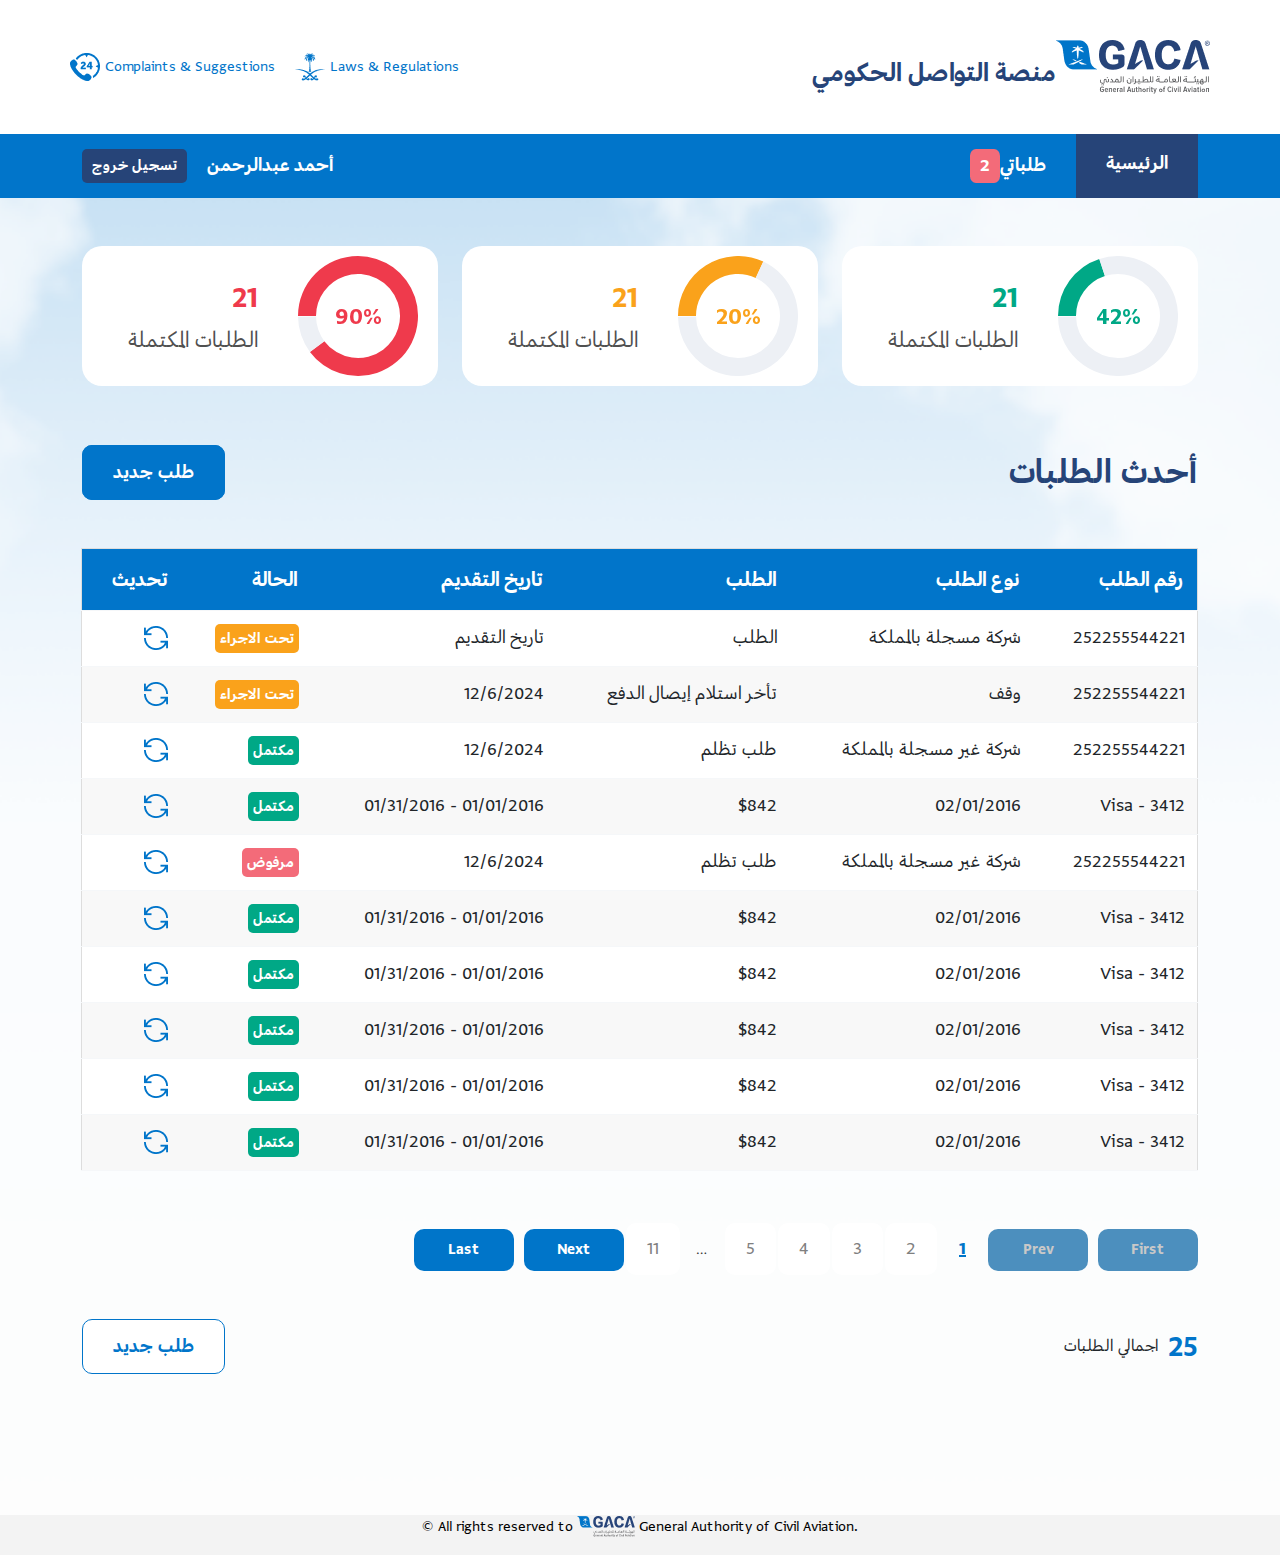
<file: index.html>
<!DOCTYPE html>
<html lang="en">

<head>
    <meta charset="UTF-8">
    <meta name="viewport" content="width=device-width, initial-scale=1.0">
    <title>GACA</title>
    <link rel="icon" type="image/x-icon" href="/images/favicon/favicon-32x32.png">
    <link rel="icon" type="image/x-icon" href="/images/favicon/favicon-16x16.png">
    <link rel="stylesheet" href="./libraries/bootstrap-5.1.3/css/bootstrap.css">
    <link rel="stylesheet" href="./fonts/fonts.css">
    <link rel="stylesheet" href="./libraries/pushymenu/css/pushy.css">
    <link rel="stylesheet" href="./libraries/pushymenu/css/pushy-en.css">
    <link rel="stylesheet" href="./css/texture.css">
   <link rel="stylesheet" href="./libraries/datatable/css/jquery.dataTables.min.css">
    <link rel="stylesheet" href="./libraries/datatable/css/datatable-custom-theme.css">
    <link rel="stylesheet" href="./css/table.css">
    <link rel="stylesheet" href="./css/style-mine.css">
    

</head>

<body>
    <div class="Pgbody" dir="rtl">
        <div>
            <div class="white-row">
                <div class="container white-row">

                    <div class="Logo-sec">
                        <div class="">
                            <img src="./images/GACA Logo 1.png" alt="">
                        </div>
                        <div class="Pcolor Pfont Lsize">
                            منصة التواصل الحكومي
                        </div>
                    </div>
    
                    <div class="support-sec">
                        <div>
                            <a href="#" class="support-item">
                                <div class="support-icon">
                                    <img src="./images/24-hours-phone-service 2.png" alt="">
                                </div>
                                <div class="Scolor Lfont Ssize">
                                    Complaints & Suggestions
                                </div>
                            </a>
                        </div>
                        <div>
                            <a href="#" class="support-item">
                                <div class="support-icon">
                                    <img src="./images/Saudi-symbol.png" alt="">
                                </div>
                                <div class="Scolor Lfont Ssize">
                                    Laws & Regulations
                                </div>
                            </a>
    
                        </div>
    
    
    
    
                    </div>
                </div>
            </div>
      
            <nav id="navbar" class="navbar navbar-expand-lg navbar-light bg-light" style="display: block !important;">
                <div class="container">
                    <div class="collapse navbar-collapse" id="navbarNav">
                        <ul class="navbar-nav main-nav">
                            <li class="nav-item">
                                <a class="nav-link active" aria-current="page" href="#">الرئيسية</a>
                            </li>
                            <li class="nav-item">
                                <a class="nav-link notifications-holder" href="#">طلباتي <span
                                        class="notifications">2</span></a>
                            </li>
                        </ul>
                        <div class="me-auto">
                            <div class="nav-cta-holder nav-cta-sec">
                                <div class="nav-cta">
                                    <div class="user-name">
                                        أحمد عبدالرحمن
                                    </div>
                                    <div>
                                        <button class="logout-button">
                                            تسجيل خروج
                                        </button>
                                    </div>
                                    <button class="menu-btn">☰</button>
                                </div>
                            </div>

                        </div>
                    </div>
                </div>
            </nav>

            <nav class="pushy pushy-left">
                <div class="pushy-content">
                    <a href="#" class="mobile-x">×</a>
                    <div id="op-mobile" class="text-center">
                    </div>
                    <ul class="mobile-menu">
                        <li><a href="./00_Register_ar.html" class="lang_switcher_button">العربية</a></li>
                        <li class="active"><a href="#">My Drones</a></li>
                        <li><a href="#">My Licences</a></li>


                        <li><a href="#">Contact Us</a></li>

                    </ul>
                </div>
            </nav>
        </div>

        <main class="mb-5">
            <div class="container">
                <div dir="rtl">
                    <div>
                        <div class="row justify-content-center ">
                            <div class="col-xl-4 col-md-6 pt-5  ">
                                <div class="statistics-card">
                                    <div class="statistics-card-inner">
                                        <div class="chart-div">
                                            <canvas id="myChart"></canvas>
                                            <div id="centerText" class="chart-holder">
                                                <div class="doughnutchart greendoughnut">42%
                                                </div>
                                            </div>
                                        </div>
                                        <div class="statistics-info">
                                            <div class="Pfont greenColor total-req">21</div>
                                            <div class="darkcolor Rfont total-cap">الطلبات المكتملة</div>
                                        </div>
                                    </div>

                                </div>

                            </div>
                            <div class="col-xl-4 col-md-6 pt-5">
                                <div class="statistics-card">
                                    <div class="statistics-card-inner">
                                        <div class="chart-div">
                                            <canvas id="myChart_2"></canvas>
                                            <div id="centerText" class="chart-holder">
                                                <div class="yellowColor  doughnutchart">20%</div>
                                            </div>
                                        </div>
                                        <div class="statistics-info">
                                            <div class="Pfont yellowColor total-req">21</div>
                                            <div class="darkcolor Rfont total-cap">الطلبات المكتملة</div>
                                        </div>
                                    </div>

                                </div>

                            </div>

                            <div class="col-xl-4 col-md-6 pt-5">
                                <div class="statistics-card">
                                    <div class="statistics-card-inner">
                                        <div class="chart-div">
                                            <canvas id="myChart_3"></canvas>
                                            <div id="centerText" class="chart-holder">
                                                <div class="reddoughnut  doughnutchart">90%</div>
                                            </div>
                                        </div>
                                        <div class="statistics-info">
                                            <div class="Pfont redColor total-req">21</div>
                                            <div class="darkcolor Rfont total-cap">الطلبات المكتملة</div>
                                        </div>
                                    </div>

                                </div>

                            </div>
                        </div>

                        <div class="sec-margin">
                            <div class="two-el-row">
                                <div class="mid-text Pcolor Pfont">
                                    أحدث الطلبات
                                </div>
                                <div>
                                    <a href="#" class="p-buttom">
                                        طلب جديد
                                    </a>
                                </div>
                            </div>
                            <div class="mt-5">
                                <table dir="rtl" class="mb-5 table-border" id="myTable">

                                    <thead>
                                        <tr>
                                            <th scope="col">رقم الطلب</th>
                                            <th scope="col">نوع الطلب</th>
                                            <th scope="col">الطلب</th>
                                            <th scope="col">تاريخ التقديم</th>
                                            <th scope="col">الحالة</th>
                                            <th scope="col"> تحديث</th>
                                        </tr>
                                    </thead>
                                    <tbody>
                                        <tr class="clickable-row" data-url="https://example.com/page1">
                                            <td data-label="رقم الطلب">252255544221</td>
                                            <td data-label="نوع  الطلب">شركة مسجلة بالمملكة</td>
                                            <td data-label="الطلب">الطلب</td>
                                            <td data-label="تاريخ التقديم">تاريخ التقديم</td>
                                            <td data-label="الحالة"><span class="sm-text y-bg Pfont table-btn">تحت
                                                    الاجراء</span></td>
                                            <td data-label="تحديث">
                                                <button class="update-btn">
                                                    <img src="./images/Sync.png" alt="Update" />
                                                </button>
                                            </td>
                                        </tr>
                                        <tr>
                                            <td scope="row" data-label="رقم الطلب">252255544221</td>
                                            <td data-label="نوع  الطلب">وقف</td>
                                            <td data-label="الطلب">تأخر استلام إيصال الدفع</td>
                                            <td data-label="تاريخ التقديم">12/6/2024</td>
                                            <td data-label="الحالة"><span class="sm-text y-bg Pfont table-btn">تحت
                                                    الاجراء</span></td>
                                            <td data-label="تحديث">
                                                <button class="update-btn">
                                                    <img src="./images/Sync.png" alt="Update" />
                                                </button>
                                            </td>
                                        </tr>
                                        <tr>
                                            <td scope="row" data-label="رقم الطلب">252255544221</td>
                                            <td data-label="نوع  الطلب">شركة غير مسجلة بالمملكة</td>
                                            <td data-label="الطلب">طلب تظلم</td>
                                            <td data-label="تاريخ التقديم ">12/6/2024</td>
                                            <td data-label="الحالة"><span class="sm-text g-bg Pfont table-btn">
                                                    مكتمل</span></td>
                                            <td data-label="تحديث">
                                                <button class="update-btn">
                                                    <img src="./images/Sync.png" alt="Update" />
                                                </button>
                                            </td>
                                        </tr>
                                        <tr>
                                            <td scope="row" data-label="رقم الطلب">Visa - 3412</td>
                                            <td data-label="نوع  الطلب">02/01/2016</td>
                                            <td data-label="الطلب">$842</td>
                                            <td data-label="تاريخ التقديم">01/01/2016 - 01/31/2016</td>
                                            <td data-label="الحالة"><span class="sm-text g-bg Pfont table-btn">
                                                    مكتمل</span></td>
                                            <td data-label="تحديث">
                                                <button class="update-btn">
                                                    <img src="./images/Sync.png" alt="Update" />
                                                </button>
                                            </td>
                                        </tr>
                                        <tr>
                                            <td scope="row" data-label="رقم الطلب">252255544221</td>
                                            <td data-label="نوع  الطلب">شركة غير مسجلة بالمملكة</td>
                                            <td data-label="الطلب">طلب تظلم</td>
                                            <td data-label="تاريخ التقديم ">12/6/2024</td>
                                            <td data-label="الحالة"><span class="sm-text r-bg Pfont table-btn">
                                                    مرفوض </span></td>
                                            <td data-label="تحديث">
                                                <button class="update-btn">
                                                    <img src="./images/Sync.png" alt="Update" />
                                                </button>
                                            </td>
                                        </tr>
                                        <tr>
                                            <td scope="row" data-label="رقم الطلب">Visa - 3412</td>
                                            <td data-label="نوع  الطلب">02/01/2016</td>
                                            <td data-label="الطلب">$842</td>
                                            <td data-label="تاريخ التقديم">01/01/2016 - 01/31/2016</td>
                                            <td data-label="الحالة"><span class="sm-text g-bg Pfont table-btn">
                                                    مكتمل</span></td>
                                            <td data-label="تحديث">
                                                <button class="update-btn">
                                                    <img src="./images/Sync.png" alt="Update" />
                                                </button>
                                            </td>
                                        </tr>
                                        <tr>
                                            <td scope="row" data-label="رقم الطلب">Visa - 3412</td>
                                            <td data-label="نوع  الطلب">02/01/2016</td>
                                            <td data-label="الطلب">$842</td>
                                            <td data-label="تاريخ التقديم">01/01/2016 - 01/31/2016</td>
                                            <td data-label="الحالة"><span class="sm-text g-bg Pfont table-btn">
                                                    مكتمل</span></td>
                                            <td data-label="تحديث">
                                                <button class="update-btn">
                                                    <img src="./images/Sync.png" alt="Update" />
                                                </button>
                                            </td>
                                        </tr>
                                        <tr>
                                            <td scope="row" data-label="رقم الطلب">Visa - 3412</td>
                                            <td data-label="نوع  الطلب">02/01/2016</td>
                                            <td data-label="الطلب">$842</td>
                                            <td data-label="تاريخ التقديم">01/01/2016 - 01/31/2016</td>
                                            <td data-label="الحالة"><span class="sm-text g-bg Pfont table-btn">
                                                    مكتمل</span></td>
                                            <td data-label="تحديث">
                                                <button class="update-btn">
                                                    <img src="./images/Sync.png" alt="Update" />
                                                </button>
                                            </td>
                                        </tr>
                                        <tr>
                                            <td scope="row" data-label="رقم الطلب">Visa - 3412</td>
                                            <td data-label="نوع  الطلب">02/01/2016</td>
                                            <td data-label="الطلب">$842</td>
                                            <td data-label="تاريخ التقديم">01/01/2016 - 01/31/2016</td>
                                            <td data-label="الحالة"><span class="sm-text g-bg Pfont table-btn">
                                                    مكتمل</span></td>
                                            <td data-label="تحديث">
                                                <button class="update-btn">
                                                    <img src="./images/Sync.png" alt="Update" />
                                                </button>
                                            </td>
                                        </tr>
                                        <tr>
                                            <td scope="row" data-label="رقم الطلب">Visa - 3412</td>
                                            <td data-label="نوع  الطلب">02/01/2016</td>
                                            <td data-label="الطلب">$842</td>
                                            <td data-label="تاريخ التقديم">01/01/2016 - 01/31/2016</td>
                                            <td data-label="الحالة"><span class="sm-text g-bg Pfont table-btn">
                                                    مكتمل</span></td>
                                            <td data-label="تحديث">
                                                <button class="update-btn">
                                                    <img src="./images/Sync.png" alt="Update" />
                                                </button>
                                            </td>
                                        </tr>
                                        <tr>
                                            <td scope="row" data-label="رقم الطلب">Visa - 3412</td>
                                            <td data-label="نوع  الطلب">02/01/2016</td>
                                            <td data-label="الطلب">$842</td>
                                            <td data-label="تاريخ التقديم">01/01/2016 - 01/31/2016</td>
                                            <td data-label="الحالة"><span class="sm-text g-bg Pfont table-btn">
                                                    مكتمل</span></td>
                                            <td data-label="تحديث">
                                                <button class="update-btn">
                                                    <img src="./images/Sync.png" alt="Update" />
                                                </button>
                                            </td>
                                        </tr>
                                        <tr>
                                            <td scope="row" data-label="رقم الطلب">Visa - 3412</td>
                                            <td data-label="نوع  الطلب">02/01/2016</td>
                                            <td data-label="الطلب">$842</td>
                                            <td data-label="تاريخ التقديم">01/01/2016 - 01/31/2016</td>
                                            <td data-label="الحالة"><span class="sm-text g-bg Pfont table-btn">
                                                    مكتمل</span></td>
                                            <td data-label="تحديث">
                                                <button class="update-btn">
                                                    <img src="./images/Sync.png" alt="Update" />
                                                </button>
                                            </td>
                                        </tr>
                                        <tr>
                                            <td scope="row" data-label="رقم الطلب">Visa - 3412</td>
                                            <td data-label="نوع  الطلب">02/01/2016</td>
                                            <td data-label="الطلب">$842</td>
                                            <td data-label="تاريخ التقديم">01/01/2016 - 01/31/2016</td>
                                            <td data-label="الحالة"><span class="sm-text g-bg Pfont table-btn">
                                                    مكتمل</span></td>
                                            <td data-label="تحديث">
                                                <button class="update-btn">
                                                    <img src="./images/Sync.png" alt="Update" />
                                                </button>
                                            </td>
                                        </tr>
                                        <tr>
                                            <td scope="row" data-label="رقم الطلب">Visa - 3412</td>
                                            <td data-label="نوع  الطلب">02/01/2016</td>
                                            <td data-label="الطلب">$842</td>
                                            <td data-label="تاريخ التقديم">01/01/2016 - 01/31/2016</td>
                                            <td data-label="الحالة"><span class="sm-text g-bg Pfont table-btn">
                                                    مكتمل</span></td>
                                            <td data-label="تحديث">
                                                <button class="update-btn">
                                                    <img src="./images/Sync.png" alt="Update" />
                                                </button>
                                            </td>
                                        </tr>
                                        <tr>
                                            <td scope="row" data-label="رقم الطلب">Visa - 3412</td>
                                            <td data-label="نوع  الطلب">02/01/2016</td>
                                            <td data-label="الطلب">$842</td>
                                            <td data-label="تاريخ التقديم">01/01/2016 - 01/31/2016</td>
                                            <td data-label="الحالة"><span class="sm-text g-bg Pfont table-btn">
                                                    مكتمل</span></td>
                                            <td data-label="تحديث">
                                                <button class="update-btn">
                                                    <img src="./images/Sync.png" alt="Update" />
                                                </button>
                                            </td>
                                        </tr>
                                        <tr>
                                            <td scope="row" data-label="رقم الطلب">Visa - 3412</td>
                                            <td data-label="نوع  الطلب">02/01/2016</td>
                                            <td data-label="الطلب">$842</td>
                                            <td data-label="تاريخ التقديم">01/01/2016 - 01/31/2016</td>
                                            <td data-label="الحالة"><span class="sm-text g-bg Pfont table-btn">
                                                    مكتمل</span></td>
                                            <td data-label="تحديث">
                                                <button class="update-btn">
                                                    <img src="./images/Sync.png" alt="Update" />
                                                </button>
                                            </td>
                                        </tr>
                                        <tr>
                                            <td scope="row" data-label="رقم الطلب">Visa - 3412</td>
                                            <td data-label="نوع  الطلب">02/01/2016</td>
                                            <td data-label="الطلب">$842</td>
                                            <td data-label="تاريخ التقديم">01/01/2016 - 01/31/2016</td>
                                            <td data-label="الحالة"><span class="sm-text g-bg Pfont table-btn">
                                                    مكتمل</span></td>
                                            <td data-label="تحديث">
                                                <button class="update-btn">
                                                    <img src="./images/Sync.png" alt="Update" />
                                                </button>
                                            </td>
                                        </tr>
                                        <tr>
                                            <td scope="row" data-label="رقم الطلب">Visa - 3412</td>
                                            <td data-label="نوع  الطلب">02/01/2016</td>
                                            <td data-label="الطلب">$842</td>
                                            <td data-label="تاريخ التقديم">01/01/2016 - 01/31/2016</td>
                                            <td data-label="الحالة"><span class="sm-text g-bg Pfont table-btn">
                                                    مكتمل</span></td>
                                            <td data-label="تحديث">
                                                <button class="update-btn">
                                                    <img src="./images/Sync.png" alt="Update" />
                                                </button>
                                            </td>
                                        </tr>
                                        <tr>
                                            <td scope="row" data-label="رقم الطلب">Visa - 3412</td>
                                            <td data-label="نوع  الطلب">02/01/2016</td>
                                            <td data-label="الطلب">$842</td>
                                            <td data-label="تاريخ التقديم">01/01/2016 - 01/31/2016</td>
                                            <td data-label="الحالة"><span class="sm-text g-bg Pfont table-btn">
                                                    مكتمل</span></td>
                                            <td data-label="تحديث">
                                                <button class="update-btn">
                                                    <img src="./images/Sync.png" alt="Update" />
                                                </button>
                                            </td>
                                        </tr>
                                        <tr>
                                            <td scope="row" data-label="رقم الطلب">Visa - 3412</td>
                                            <td data-label="نوع  الطلب">02/01/2016</td>
                                            <td data-label="الطلب">$842</td>
                                            <td data-label="تاريخ التقديم">01/01/2016 - 01/31/2016</td>
                                            <td data-label="الحالة"><span class="sm-text g-bg Pfont table-btn">
                                                    مكتمل</span></td>
                                            <td data-label="تحديث">
                                                <button class="update-btn">
                                                    <img src="./images/Sync.png" alt="Update" />
                                                </button>
                                            </td>
                                        </tr>
                                        <tr>
                                            <td scope="row" data-label="رقم الطلب">Visa - 3412</td>
                                            <td data-label="نوع  الطلب">02/01/2016</td>
                                            <td data-label="الطلب">$842</td>
                                            <td data-label="تاريخ التقديم">01/01/2016 - 01/31/2016</td>
                                            <td data-label="الحالة"><span class="sm-text g-bg Pfont table-btn">
                                                    مكتمل</span></td>
                                            <td data-label="تحديث">
                                                <button class="update-btn">
                                                    <img src="./images/Sync.png" alt="Update" />
                                                </button>
                                            </td>
                                        </tr>
                                        <tr>
                                            <td scope="row" data-label="رقم الطلب">Visa - 3412</td>
                                            <td data-label="نوع  الطلب">02/01/2016</td>
                                            <td data-label="الطلب">$842</td>
                                            <td data-label="تاريخ التقديم">01/01/2016 - 01/31/2016</td>
                                            <td data-label="الحالة"><span class="sm-text g-bg Pfont table-btn">
                                                    مكتمل</span></td>
                                            <td data-label="تحديث">
                                                <button class="update-btn">
                                                    <img src="./images/Sync.png" alt="Update" />
                                                </button>
                                            </td>
                                        </tr>
                                        <tr>
                                            <td scope="row" data-label="رقم الطلب">Visa - 3412</td>
                                            <td data-label="نوع  الطلب">02/01/2016</td>
                                            <td data-label="الطلب">$842</td>
                                            <td data-label="تاريخ التقديم">01/01/2016 - 01/31/2016</td>
                                            <td data-label="الحالة"><span class="sm-text g-bg Pfont table-btn">
                                                    مكتمل</span></td>
                                            <td data-label="تحديث">
                                                <button class="update-btn">
                                                    <img src="./images/Sync.png" alt="Update" />
                                                </button>
                                            </td>
                                        </tr>
                                        <tr>
                                            <td scope="row" data-label="رقم الطلب">Visa - 3412</td>
                                            <td data-label="نوع  الطلب">02/01/2016</td>
                                            <td data-label="الطلب">$842</td>
                                            <td data-label="تاريخ التقديم">01/01/2016 - 01/31/2016</td>
                                            <td data-label="الحالة"><span class="sm-text g-bg Pfont table-btn">
                                                    مكتمل</span></td>
                                            <td data-label="تحديث">
                                                <button class="update-btn">
                                                    <img src="./images/Sync.png" alt="Update" />
                                                </button>
                                            </td>
                                        </tr>
                                        <tr>
                                            <td scope="row" data-label="رقم الطلب">Visa - 3412</td>
                                            <td data-label="نوع  الطلب">02/01/2016</td>
                                            <td data-label="الطلب">$842</td>
                                            <td data-label="تاريخ التقديم">01/01/2016 - 01/31/2016</td>
                                            <td data-label="الحالة"><span class="sm-text g-bg Pfont table-btn">
                                                    مكتمل</span></td>
                                            <td data-label="تحديث">
                                                <button class="update-btn">
                                                    <img src="./images/Sync.png" alt="Update" />
                                                </button>
                                            </td>
                                        </tr>

                                        <tr>
                                            <td scope="row" data-label="رقم الطلب">Visa - 3412</td>
                                            <td data-label="نوع  الطلب">02/01/2016</td>
                                            <td data-label="الطلب">$842</td>
                                            <td data-label="تاريخ التقديم">01/01/2016 - 01/31/2016</td>
                                            <td data-label="الحالة"><span class="sm-text g-bg Pfont table-btn">
                                                    مكتمل</span></td>
                                            <td data-label="تحديث">
                                                <button class="update-btn">
                                                    <img src="./images/Sync.png" alt="Update" />
                                                </button>
                                            </td>
                                        </tr>
                                        <tr>
                                            <td scope="row" data-label="رقم الطلب">Visa - 3412</td>
                                            <td data-label="نوع  الطلب">02/01/2016</td>
                                            <td data-label="الطلب">$842</td>
                                            <td data-label="تاريخ التقديم">01/01/2016 - 01/31/2016</td>
                                            <td data-label="الحالة"><span class="sm-text g-bg Pfont table-btn">
                                                    مكتمل</span></td>
                                            <td data-label="تحديث">
                                                <button class="update-btn">
                                                    <img src="./images/Sync.png" alt="Update" />
                                                </button>
                                            </td>
                                        </tr>
                                        <tr>
                                            <td scope="row" data-label="رقم الطلب">Visa - 3412</td>
                                            <td data-label="نوع  الطلب">02/01/2016</td>
                                            <td data-label="الطلب">$842</td>
                                            <td data-label="تاريخ التقديم">01/01/2016 - 01/31/2016</td>
                                            <td data-label="الحالة"><span class="sm-text g-bg Pfont table-btn">
                                                    مكتمل</span></td>
                                            <td data-label="تحديث">
                                                <button class="update-btn">
                                                    <img src="./images/Sync.png" alt="Update" />
                                                </button>
                                            </td>
                                        </tr>
                                        <tr>
                                            <td scope="row" data-label="رقم الطلب">Visa - 3412</td>
                                            <td data-label="نوع  الطلب">02/01/2016</td>
                                            <td data-label="الطلب">$842</td>
                                            <td data-label="تاريخ التقديم">01/01/2016 - 01/31/2016</td>
                                            <td data-label="الحالة"><span class="sm-text g-bg Pfont table-btn">
                                                    مكتمل</span></td>
                                            <td data-label="تحديث">
                                                <button class="update-btn">
                                                    <img src="./images/Sync.png" alt="Update" />
                                                </button>
                                            </td>
                                        </tr>
                                        <tr>
                                            <td scope="row" data-label="رقم الطلب">Visa - 3412</td>
                                            <td data-label="نوع  الطلب">02/01/2016</td>
                                            <td data-label="الطلب">$842</td>
                                            <td data-label="تاريخ التقديم">01/01/2016 - 01/31/2016</td>
                                            <td data-label="الحالة"><span class="sm-text g-bg Pfont table-btn">
                                                    مكتمل</span></td>
                                            <td data-label="تحديث">
                                                <button class="update-btn">
                                                    <img src="./images/Sync.png" alt="Update" />
                                                </button>
                                            </td>
                                        </tr>

                                        <tr>
                                            <td scope="row" data-label="رقم الطلب">Visa - 3412</td>
                                            <td data-label="نوع  الطلب">02/01/2016</td>
                                            <td data-label="الطلب">$842</td>
                                            <td data-label="تاريخ التقديم">01/01/2016 - 01/31/2016</td>
                                            <td data-label="الحالة"><span class="sm-text g-bg Pfont table-btn">
                                                    مكتمل</span></td>
                                            <td data-label="تحديث">
                                                <button class="update-btn">
                                                    <img src="./images/Sync.png" alt="Update" />
                                                </button>
                                            </td>
                                        </tr>

                                        <tr>
                                            <td scope="row" data-label="رقم الطلب">Visa - 3412</td>
                                            <td data-label="نوع  الطلب">02/01/2016</td>
                                            <td data-label="الطلب">$842</td>
                                            <td data-label="تاريخ التقديم">01/01/2016 - 01/31/2016</td>
                                            <td data-label="الحالة"><span class="sm-text g-bg Pfont table-btn">
                                                    مكتمل</span></td>
                                            <td data-label="تحديث">
                                                <button class="update-btn">
                                                    <img src="./images/Sync.png" alt="Update" />
                                                </button>
                                            </td>
                                        </tr>
                                        <tr>
                                            <td scope="row" data-label="رقم الطلب">Visa - 3412</td>
                                            <td data-label="نوع  الطلب">02/01/2016</td>
                                            <td data-label="الطلب">$842</td>
                                            <td data-label="تاريخ التقديم">01/01/2016 - 01/31/2016</td>
                                            <td data-label="الحالة"><span class="sm-text g-bg Pfont table-btn">
                                                    مكتمل</span></td>
                                            <td data-label="تحديث">
                                                <button class="update-btn">
                                                    <img src="./images/Sync.png" alt="Update" />
                                                </button>
                                            </td>
                                        </tr>
                                        <tr>
                                            <td scope="row" data-label="رقم الطلب">Visa - 3412</td>
                                            <td data-label="نوع  الطلب">02/01/2016</td>
                                            <td data-label="الطلب">$842</td>
                                            <td data-label="تاريخ التقديم">01/01/2016 - 01/31/2016</td>
                                            <td data-label="الحالة"><span class="sm-text g-bg Pfont table-btn">
                                                    مكتمل</span></td>
                                            <td data-label="تحديث">
                                                <button class="update-btn">
                                                    <img src="./images/Sync.png" alt="Update" />
                                                </button>
                                            </td>
                                        </tr>
                                        <tr>
                                            <td scope="row" data-label="رقم الطلب">Visa - 3412</td>
                                            <td data-label="نوع  الطلب">02/01/2016</td>
                                            <td data-label="الطلب">$842</td>
                                            <td data-label="تاريخ التقديم">01/01/2016 - 01/31/2016</td>
                                            <td data-label="الحالة"><span class="sm-text g-bg Pfont table-btn">
                                                    مكتمل</span></td>
                                            <td data-label="تحديث">
                                                <button class="update-btn">
                                                    <img src="./images/Sync.png" alt="Update" />
                                                </button>
                                            </td>
                                        </tr>
                                        <tr>
                                            <td scope="row" data-label="رقم الطلب">Visa - 3412</td>
                                            <td data-label="نوع  الطلب">02/01/2016</td>
                                            <td data-label="الطلب">$842</td>
                                            <td data-label="تاريخ التقديم">01/01/2016 - 01/31/2016</td>
                                            <td data-label="الحالة"><span class="sm-text g-bg Pfont table-btn">
                                                    مكتمل</span></td>
                                            <td data-label="تحديث">
                                                <button class="update-btn">
                                                    <img src="./images/Sync.png" alt="Update" />
                                                </button>
                                            </td>
                                        </tr>
                                        <tr>
                                            <td scope="row" data-label="رقم الطلب">Visa - 3412</td>
                                            <td data-label="نوع  الطلب">02/01/2016</td>
                                            <td data-label="الطلب">$842</td>
                                            <td data-label="تاريخ التقديم">01/01/2016 - 01/31/2016</td>
                                            <td data-label="الحالة"><span class="sm-text g-bg Pfont table-btn">
                                                    مكتمل</span></td>
                                            <td data-label="تحديث">
                                                <button class="update-btn">
                                                    <img src="./images/Sync.png" alt="Update" />
                                                </button>
                                            </td>
                                        </tr>
                                        <tr>
                                            <td scope="row" data-label="رقم الطلب">Visa - 3412</td>
                                            <td data-label="نوع  الطلب">02/01/2016</td>
                                            <td data-label="الطلب">$842</td>
                                            <td data-label="تاريخ التقديم">01/01/2016 - 01/31/2016</td>
                                            <td data-label="الحالة"><span class="sm-text g-bg Pfont table-btn">
                                                    مكتمل</span></td>
                                            <td data-label="تحديث">
                                                <button class="update-btn">
                                                    <img src="./images/Sync.png" alt="Update" />
                                                </button>
                                            </td>
                                        </tr>
                                        <tr>
                                            <td scope="row" data-label="رقم الطلب">Visa - 3412</td>
                                            <td data-label="نوع  الطلب">02/01/2016</td>
                                            <td data-label="الطلب">$842</td>
                                            <td data-label="تاريخ التقديم">01/01/2016 - 01/31/2016</td>
                                            <td data-label="الحالة"><span class="sm-text g-bg Pfont table-btn">
                                                    مكتمل</span></td>
                                            <td data-label="تحديث">
                                                <button class="update-btn">
                                                    <img src="./images/Sync.png" alt="Update" />
                                                </button>
                                            </td>
                                        </tr>
                                        <tr>
                                            <td scope="row" data-label="رقم الطلب">Visa - 3412</td>
                                            <td data-label="نوع  الطلب">02/01/2016</td>
                                            <td data-label="الطلب">$842</td>
                                            <td data-label="تاريخ التقديم">01/01/2016 - 01/31/2016</td>
                                            <td data-label="الحالة"><span class="sm-text g-bg Pfont table-btn">
                                                    مكتمل</span></td>
                                            <td data-label="تحديث">
                                                <button class="update-btn">
                                                    <img src="./images/Sync.png" alt="Update" />
                                                </button>
                                            </td>
                                        </tr>
                                        <tr>
                                            <td scope="row" data-label="رقم الطلب">Visa - 3412</td>
                                            <td data-label="نوع  الطلب">02/01/2016</td>
                                            <td data-label="الطلب">$842</td>
                                            <td data-label="تاريخ التقديم">01/01/2016 - 01/31/2016</td>
                                            <td data-label="الحالة"><span class="sm-text g-bg Pfont table-btn">
                                                    مكتمل</span></td>
                                            <td data-label="تحديث">
                                                <button class="update-btn">
                                                    <img src="./images/Sync.png" alt="Update" />
                                                </button>
                                            </td>
                                        </tr>
                                        <tr>
                                            <td scope="row" data-label="رقم الطلب">Visa - 3412</td>
                                            <td data-label="نوع  الطلب">02/01/2016</td>
                                            <td data-label="الطلب">$842</td>
                                            <td data-label="تاريخ التقديم">01/01/2016 - 01/31/2016</td>
                                            <td data-label="الحالة"><span class="sm-text g-bg Pfont table-btn">
                                                    مكتمل</span></td>
                                            <td data-label="تحديث">
                                                <button class="update-btn">
                                                    <img src="./images/Sync.png" alt="Update" />
                                                </button>
                                            </td>
                                        </tr>
                                        <tr>
                                            <td scope="row" data-label="رقم الطلب">Visa - 3412</td>
                                            <td data-label="نوع  الطلب">02/01/2016</td>
                                            <td data-label="الطلب">$842</td>
                                            <td data-label="تاريخ التقديم">01/01/2016 - 01/31/2016</td>
                                            <td data-label="الحالة"><span class="sm-text g-bg Pfont table-btn">
                                                    مكتمل</span></td>
                                            <td data-label="تحديث">
                                                <button class="update-btn">
                                                    <img src="./images/Sync.png" alt="Update" />
                                                </button>
                                            </td>
                                        </tr>

                                        <tr>
                                            <td scope="row" data-label="رقم الطلب">Visa - 3412</td>
                                            <td data-label="نوع  الطلب">02/01/2016</td>
                                            <td data-label="الطلب">$842</td>
                                            <td data-label="تاريخ التقديم">01/01/2016 - 01/31/2016</td>
                                            <td data-label="الحالة"><span class="sm-text g-bg Pfont table-btn">
                                                    مكتمل</span></td>
                                            <td data-label="تحديث">
                                                <button class="update-btn">
                                                    <img src="./images/Sync.png" alt="Update" />
                                                </button>
                                            </td>
                                        </tr>
                                        <tr>
                                            <td scope="row" data-label="رقم الطلب">Visa - 3412</td>
                                            <td data-label="نوع  الطلب">02/01/2016</td>
                                            <td data-label="الطلب">$842</td>
                                            <td data-label="تاريخ التقديم">01/01/2016 - 01/31/2016</td>
                                            <td data-label="الحالة"><span class="sm-text g-bg Pfont table-btn">
                                                    مكتمل</span></td>
                                            <td data-label="تحديث">
                                                <button class="update-btn">
                                                    <img src="./images/Sync.png" alt="Update" />
                                                </button>
                                            </td>
                                        </tr>
                                        <tr>
                                            <td scope="row" data-label="رقم الطلب">Visa - 3412</td>
                                            <td data-label="نوع  الطلب">02/01/2016</td>
                                            <td data-label="الطلب">$842</td>
                                            <td data-label="تاريخ التقديم">01/01/2016 - 01/31/2016</td>
                                            <td data-label="الحالة"><span class="sm-text g-bg Pfont table-btn">
                                                    مكتمل</span></td>
                                            <td data-label="تحديث">
                                                <button class="update-btn">
                                                    <img src="./images/Sync.png" alt="Update" />
                                                </button>
                                            </td>
                                        </tr>
                                        <tr>
                                            <td scope="row" data-label="رقم الطلب">Visa - 3412</td>
                                            <td data-label="نوع  الطلب">02/01/2016</td>
                                            <td data-label="الطلب">$842</td>
                                            <td data-label="تاريخ التقديم">01/01/2016 - 01/31/2016</td>
                                            <td data-label="الحالة"><span class="sm-text g-bg Pfont table-btn">
                                                    مكتمل</span></td>
                                            <td data-label="تحديث">
                                                <button class="update-btn">
                                                    <img src="./images/Sync.png" alt="Update" />
                                                </button>
                                            </td>
                                        </tr>
                                        <tr>
                                            <td scope="row" data-label="رقم الطلب">Visa - 3412</td>
                                            <td data-label="نوع  الطلب">02/01/2016</td>
                                            <td data-label="الطلب">$842</td>
                                            <td data-label="تاريخ التقديم">01/01/2016 - 01/31/2016</td>
                                            <td data-label="الحالة"><span class="sm-text g-bg Pfont table-btn">
                                                    مكتمل</span></td>
                                            <td data-label="تحديث">
                                                <button class="update-btn">
                                                    <img src="./images/Sync.png" alt="Update" />
                                                </button>
                                            </td>
                                        </tr>
                                        <tr>
                                            <td scope="row" data-label="رقم الطلب">Visa - 3412</td>
                                            <td data-label="نوع  الطلب">02/01/2016</td>
                                            <td data-label="الطلب">$842</td>
                                            <td data-label="تاريخ التقديم">01/01/2016 - 01/31/2016</td>
                                            <td data-label="الحالة"><span class="sm-text g-bg Pfont table-btn">
                                                    مكتمل</span></td>
                                            <td data-label="تحديث">
                                                <button class="update-btn">
                                                    <img src="./images/Sync.png" alt="Update" />
                                                </button>
                                            </td>
                                        </tr>
                                        <tr>
                                            <td scope="row" data-label="رقم الطلب">Visa - 3412</td>
                                            <td data-label="نوع  الطلب">02/01/2016</td>
                                            <td data-label="الطلب">$842</td>
                                            <td data-label="تاريخ التقديم">01/01/2016 - 01/31/2016</td>
                                            <td data-label="الحالة"><span class="sm-text g-bg Pfont table-btn">
                                                    مكتمل</span></td>
                                            <td data-label="تحديث">
                                                <button class="update-btn">
                                                    <img src="./images/Sync.png" alt="Update" />
                                                </button>
                                            </td>
                                        </tr>
                                        <tr>
                                            <td scope="row" data-label="رقم الطلب">Visa - 3412</td>
                                            <td data-label="نوع  الطلب">02/01/2016</td>
                                            <td data-label="الطلب">$842</td>
                                            <td data-label="تاريخ التقديم">01/01/2016 - 01/31/2016</td>
                                            <td data-label="الحالة"><span class="sm-text g-bg Pfont table-btn">
                                                    مكتمل</span></td>
                                            <td data-label="تحديث">
                                                <button class="update-btn">
                                                    <img src="./images/Sync.png" alt="Update" />
                                                </button>
                                            </td>
                                        </tr>
                                        <tr>
                                            <td scope="row" data-label="رقم الطلب">Visa - 3412</td>
                                            <td data-label="نوع  الطلب">02/01/2016</td>
                                            <td data-label="الطلب">$842</td>
                                            <td data-label="تاريخ التقديم">01/01/2016 - 01/31/2016</td>
                                            <td data-label="الحالة"><span class="sm-text g-bg Pfont table-btn">
                                                    مكتمل</span></td>
                                            <td data-label="تحديث">
                                                <button class="update-btn">
                                                    <img src="./images/Sync.png" alt="Update" />
                                                </button>
                                            </td>
                                        </tr>
                                        <tr>
                                            <td scope="row" data-label="رقم الطلب">Visa - 3412</td>
                                            <td data-label="نوع  الطلب">02/01/2016</td>
                                            <td data-label="الطلب">$842</td>
                                            <td data-label="تاريخ التقديم">01/01/2016 - 01/31/2016</td>
                                            <td data-label="الحالة"><span class="sm-text g-bg Pfont table-btn">
                                                    مكتمل</span></td>
                                            <td data-label="تحديث">
                                                <button class="update-btn">
                                                    <img src="./images/Sync.png" alt="Update" />
                                                </button>
                                            </td>
                                        </tr>
                                        <tr>
                                            <td scope="row" data-label="رقم الطلب">Visa - 3412</td>
                                            <td data-label="نوع  الطلب">02/01/2016</td>
                                            <td data-label="الطلب">$842</td>
                                            <td data-label="تاريخ التقديم">01/01/2016 - 01/31/2016</td>
                                            <td data-label="الحالة"><span class="sm-text g-bg Pfont table-btn">
                                                    مكتمل</span></td>
                                            <td data-label="تحديث">
                                                <button class="update-btn">
                                                    <img src="./images/Sync.png" alt="Update" />
                                                </button>
                                            </td>
                                        </tr>
                                        <tr>
                                            <td scope="row" data-label="رقم الطلب">Visa - 3412</td>
                                            <td data-label="نوع  الطلب">02/01/2016</td>
                                            <td data-label="الطلب">$842</td>
                                            <td data-label="تاريخ التقديم">01/01/2016 - 01/31/2016</td>
                                            <td data-label="الحالة"><span class="sm-text g-bg Pfont table-btn">
                                                    مكتمل</span></td>
                                            <td data-label="تحديث">
                                                <button class="update-btn">
                                                    <img src="./images/Sync.png" alt="Update" />
                                                </button>
                                            </td>
                                        </tr>
                                        <tr>
                                            <td scope="row" data-label="رقم الطلب">Visa - 3412</td>
                                            <td data-label="نوع  الطلب">02/01/2016</td>
                                            <td data-label="الطلب">$842</td>
                                            <td data-label="تاريخ التقديم">01/01/2016 - 01/31/2016</td>
                                            <td data-label="الحالة"><span class="sm-text g-bg Pfont table-btn">
                                                    مكتمل</span></td>
                                            <td data-label="تحديث">
                                                <button class="update-btn">
                                                    <img src="./images/Sync.png" alt="Update" />
                                                </button>
                                            </td>
                                        </tr>
                                        <tr>
                                            <td scope="row" data-label="رقم الطلب">Visa - 3412</td>
                                            <td data-label="نوع  الطلب">02/01/2016</td>
                                            <td data-label="الطلب">$842</td>
                                            <td data-label="تاريخ التقديم">01/01/2016 - 01/31/2016</td>
                                            <td data-label="الحالة"><span class="sm-text g-bg Pfont table-btn">
                                                    مكتمل</span></td>
                                            <td data-label="تحديث">
                                                <button class="update-btn">
                                                    <img src="./images/Sync.png" alt="Update" />
                                                </button>
                                            </td>
                                        </tr>
                                        <tr>
                                            <td scope="row" data-label="رقم الطلب">Visa - 3412</td>
                                            <td data-label="نوع  الطلب">02/01/2016</td>
                                            <td data-label="الطلب">$842</td>
                                            <td data-label="تاريخ التقديم">01/01/2016 - 01/31/2016</td>
                                            <td data-label="الحالة"><span class="sm-text g-bg Pfont table-btn">
                                                    مكتمل</span></td>
                                            <td data-label="تحديث">
                                                <button class="update-btn">
                                                    <img src="./images/Sync.png" alt="Update" />
                                                </button>
                                            </td>
                                        </tr>
                                        <tr>
                                            <td scope="row" data-label="رقم الطلب">Visa - 3412</td>
                                            <td data-label="نوع  الطلب">02/01/2016</td>
                                            <td data-label="الطلب">$842</td>
                                            <td data-label="تاريخ التقديم">01/01/2016 - 01/31/2016</td>
                                            <td data-label="الحالة"><span class="sm-text g-bg Pfont table-btn">
                                                    مكتمل</span></td>
                                            <td data-label="تحديث">
                                                <button class="update-btn">
                                                    <img src="./images/Sync.png" alt="Update" />
                                                </button>
                                            </td>
                                        </tr>
                                        <tr>
                                            <td scope="row" data-label="رقم الطلب">Visa - 3412</td>
                                            <td data-label="نوع  الطلب">02/01/2016</td>
                                            <td data-label="الطلب">$842</td>
                                            <td data-label="تاريخ التقديم">01/01/2016 - 01/31/2016</td>
                                            <td data-label="الحالة"><span class="sm-text g-bg Pfont table-btn">
                                                    مكتمل</span></td>
                                            <td data-label="تحديث">
                                                <button class="update-btn">
                                                    <img src="./images/Sync.png" alt="Update" />
                                                </button>
                                            </td>
                                        </tr>
                                        <tr>
                                            <td scope="row" data-label="رقم الطلب">Visa - 3412</td>
                                            <td data-label="نوع  الطلب">02/01/2016</td>
                                            <td data-label="الطلب">$842</td>
                                            <td data-label="تاريخ التقديم">01/01/2016 - 01/31/2016</td>
                                            <td data-label="الحالة"><span class="sm-text g-bg Pfont table-btn">
                                                    مكتمل</span></td>
                                            <td data-label="تحديث">
                                                <button class="update-btn">
                                                    <img src="./images/Sync.png" alt="Update" />
                                                </button>
                                            </td>
                                        </tr>
                                        <tr>
                                            <td scope="row" data-label="رقم الطلب">Visa - 3412</td>
                                            <td data-label="نوع  الطلب">02/01/2016</td>
                                            <td data-label="الطلب">$842</td>
                                            <td data-label="تاريخ التقديم">01/01/2016 - 01/31/2016</td>
                                            <td data-label="الحالة"><span class="sm-text g-bg Pfont table-btn">
                                                    مكتمل</span></td>
                                            <td data-label="تحديث">
                                                <button class="update-btn">
                                                    <img src="./images/Sync.png" alt="Update" />
                                                </button>
                                            </td>
                                        </tr>
                                        <tr>
                                            <td scope="row" data-label="رقم الطلب">Visa - 3412</td>
                                            <td data-label="نوع  الطلب">02/01/2016</td>
                                            <td data-label="الطلب">$842</td>
                                            <td data-label="تاريخ التقديم">01/01/2016 - 01/31/2016</td>
                                            <td data-label="الحالة"><span class="sm-text g-bg Pfont table-btn">
                                                    مكتمل</span></td>
                                            <td data-label="تحديث">
                                                <button class="update-btn">
                                                    <img src="./images/Sync.png" alt="Update" />
                                                </button>
                                            </td>
                                        </tr>
                                        <tr>
                                            <td scope="row" data-label="رقم الطلب">Visa - 3412</td>
                                            <td data-label="نوع  الطلب">02/01/2016</td>
                                            <td data-label="الطلب">$842</td>
                                            <td data-label="تاريخ التقديم">01/01/2016 - 01/31/2016</td>
                                            <td data-label="الحالة"><span class="sm-text g-bg Pfont table-btn">
                                                    مكتمل</span></td>
                                            <td data-label="تحديث">
                                                <button class="update-btn">
                                                    <img src="./images/Sync.png" alt="Update" />
                                                </button>
                                            </td>
                                        </tr>
                                        <tr>
                                            <td scope="row" data-label="رقم الطلب">Visa - 3412</td>
                                            <td data-label="نوع  الطلب">02/01/2016</td>
                                            <td data-label="الطلب">$842</td>
                                            <td data-label="تاريخ التقديم">01/01/2016 - 01/31/2016</td>
                                            <td data-label="الحالة"><span class="sm-text g-bg Pfont table-btn">
                                                    مكتمل</span></td>
                                            <td data-label="تحديث">
                                                <button class="update-btn">
                                                    <img src="./images/Sync.png" alt="Update" />
                                                </button>
                                            </td>
                                        </tr>
                                        <tr>
                                            <td scope="row" data-label="رقم الطلب">Visa - 3412</td>
                                            <td data-label="نوع  الطلب">02/01/2016</td>
                                            <td data-label="الطلب">$842</td>
                                            <td data-label="تاريخ التقديم">01/01/2016 - 01/31/2016</td>
                                            <td data-label="الحالة"><span class="sm-text g-bg Pfont table-btn">
                                                    مكتمل</span></td>
                                            <td data-label="تحديث">
                                                <button class="update-btn">
                                                    <img src="./images/Sync.png" alt="Update" />
                                                </button>
                                            </td>
                                        </tr>
                                        <tr>
                                            <td scope="row" data-label="رقم الطلب">Visa - 3412</td>
                                            <td data-label="نوع  الطلب">02/01/2016</td>
                                            <td data-label="الطلب">$842</td>
                                            <td data-label="تاريخ التقديم">01/01/2016 - 01/31/2016</td>
                                            <td data-label="الحالة"><span class="sm-text g-bg Pfont table-btn">
                                                    مكتمل</span></td>
                                            <td data-label="تحديث">
                                                <button class="update-btn">
                                                    <img src="./images/Sync.png" alt="Update" />
                                                </button>
                                            </td>
                                        </tr>
                                        <tr>
                                            <td scope="row" data-label="رقم الطلب">Visa - 3412</td>
                                            <td data-label="نوع  الطلب">02/01/2016</td>
                                            <td data-label="الطلب">$842</td>
                                            <td data-label="تاريخ التقديم">01/01/2016 - 01/31/2016</td>
                                            <td data-label="الحالة"><span class="sm-text g-bg Pfont table-btn">
                                                    مكتمل</span></td>
                                            <td data-label="تحديث">
                                                <button class="update-btn">
                                                    <img src="./images/Sync.png" alt="Update" />
                                                </button>
                                            </td>
                                        </tr>
                                        <tr>
                                            <td scope="row" data-label="رقم الطلب">Visa - 3412</td>
                                            <td data-label="نوع  الطلب">02/01/2016</td>
                                            <td data-label="الطلب">$842</td>
                                            <td data-label="تاريخ التقديم">01/01/2016 - 01/31/2016</td>
                                            <td data-label="الحالة"><span class="sm-text g-bg Pfont table-btn">
                                                    مكتمل</span></td>
                                            <td data-label="تحديث">
                                                <button class="update-btn">
                                                    <img src="./images/Sync.png" alt="Update" />
                                                </button>
                                            </td>
                                        </tr>
                                        <tr>
                                            <td scope="row" data-label="رقم الطلب">Visa - 3412</td>
                                            <td data-label="نوع  الطلب">02/01/2016</td>
                                            <td data-label="الطلب">$842</td>
                                            <td data-label="تاريخ التقديم">01/01/2016 - 01/31/2016</td>
                                            <td data-label="الحالة"><span class="sm-text g-bg Pfont table-btn">
                                                    مكتمل</span></td>
                                            <td data-label="تحديث">
                                                <button class="update-btn">
                                                    <img src="./images/Sync.png" alt="Update" />
                                                </button>
                                            </td>
                                        </tr>
                                        <tr>
                                            <td scope="row" data-label="رقم الطلب">Visa - 3412</td>
                                            <td data-label="نوع  الطلب">02/01/2016</td>
                                            <td data-label="الطلب">$842</td>
                                            <td data-label="تاريخ التقديم">01/01/2016 - 01/31/2016</td>
                                            <td data-label="الحالة"><span class="sm-text g-bg Pfont table-btn">
                                                    مكتمل</span></td>
                                            <td data-label="تحديث">
                                                <button class="update-btn">
                                                    <img src="./images/Sync.png" alt="Update" />
                                                </button>
                                            </td>
                                        </tr>
                                        <tr>
                                            <td scope="row" data-label="رقم الطلب">Visa - 3412</td>
                                            <td data-label="نوع  الطلب">02/01/2016</td>
                                            <td data-label="الطلب">$842</td>
                                            <td data-label="تاريخ التقديم">01/01/2016 - 01/31/2016</td>
                                            <td data-label="الحالة"><span class="sm-text g-bg Pfont table-btn">
                                                    مكتمل</span></td>
                                            <td data-label="تحديث">
                                                <button class="update-btn">
                                                    <img src="./images/Sync.png" alt="Update" />
                                                </button>
                                            </td>
                                        </tr>
                                        <tr>
                                            <td scope="row" data-label="رقم الطلب">Visa - 3412</td>
                                            <td data-label="نوع  الطلب">02/01/2016</td>
                                            <td data-label="الطلب">$842</td>
                                            <td data-label="تاريخ التقديم">01/01/2016 - 01/31/2016</td>
                                            <td data-label="الحالة"><span class="sm-text g-bg Pfont table-btn">
                                                    مكتمل</span></td>
                                            <td data-label="تحديث">
                                                <button class="update-btn">
                                                    <img src="./images/Sync.png" alt="Update" />
                                                </button>
                                            </td>
                                        </tr>
                                        <tr>
                                            <td scope="row" data-label="رقم الطلب">Visa - 3412</td>
                                            <td data-label="نوع  الطلب">02/01/2016</td>
                                            <td data-label="الطلب">$842</td>
                                            <td data-label="تاريخ التقديم">01/01/2016 - 01/31/2016</td>
                                            <td data-label="الحالة"><span class="sm-text g-bg Pfont table-btn">
                                                    مكتمل</span></td>
                                            <td data-label="تحديث">
                                                <button class="update-btn">
                                                    <img src="./images/Sync.png" alt="Update" />
                                                </button>
                                            </td>
                                        </tr>
                                        <tr>
                                            <td scope="row" data-label="رقم الطلب">Visa - 3412</td>
                                            <td data-label="نوع  الطلب">02/01/2016</td>
                                            <td data-label="الطلب">$842</td>
                                            <td data-label="تاريخ التقديم">01/01/2016 - 01/31/2016</td>
                                            <td data-label="الحالة"><span class="sm-text g-bg Pfont table-btn">
                                                    مكتمل</span></td>
                                            <td data-label="تحديث">
                                                <button class="update-btn">
                                                    <img src="./images/Sync.png" alt="Update" />
                                                </button>
                                            </td>
                                        </tr>
                                        <tr>
                                            <td scope="row" data-label="رقم الطلب">Visa - 3412</td>
                                            <td data-label="نوع  الطلب">02/01/2016</td>
                                            <td data-label="الطلب">$842</td>
                                            <td data-label="تاريخ التقديم">01/01/2016 - 01/31/2016</td>
                                            <td data-label="الحالة"><span class="sm-text g-bg Pfont table-btn">
                                                    مكتمل</span></td>
                                            <td data-label="تحديث">
                                                <button class="update-btn">
                                                    <img src="./images/Sync.png" alt="Update" />
                                                </button>
                                            </td>
                                        </tr>
                                        <tr>
                                            <td scope="row" data-label="رقم الطلب">Visa - 3412</td>
                                            <td data-label="نوع  الطلب">02/01/2016</td>
                                            <td data-label="الطلب">$842</td>
                                            <td data-label="تاريخ التقديم">01/01/2016 - 01/31/2016</td>
                                            <td data-label="الحالة"><span class="sm-text g-bg Pfont table-btn">
                                                    مكتمل</span></td>
                                            <td data-label="تحديث">
                                                <button class="update-btn">
                                                    <img src="./images/Sync.png" alt="Update" />
                                                </button>
                                            </td>
                                        </tr>
                                        <tr>
                                            <td scope="row" data-label="رقم الطلب">Visa - 3412</td>
                                            <td data-label="نوع  الطلب">02/01/2016</td>
                                            <td data-label="الطلب">$842</td>
                                            <td data-label="تاريخ التقديم">01/01/2016 - 01/31/2016</td>
                                            <td data-label="الحالة"><span class="sm-text g-bg Pfont table-btn">
                                                    مكتمل</span></td>
                                            <td data-label="تحديث">
                                                <button class="update-btn">
                                                    <img src="./images/Sync.png" alt="Update" />
                                                </button>
                                            </td>
                                        </tr>
                                        <tr>
                                            <td scope="row" data-label="رقم الطلب">Visa - 3412</td>
                                            <td data-label="نوع  الطلب">02/01/2016</td>
                                            <td data-label="الطلب">$842</td>
                                            <td data-label="تاريخ التقديم">01/01/2016 - 01/31/2016</td>
                                            <td data-label="الحالة"><span class="sm-text g-bg Pfont table-btn">
                                                    مكتمل</span></td>
                                            <td data-label="تحديث">
                                                <button class="update-btn">
                                                    <img src="./images/Sync.png" alt="Update" />
                                                </button>
                                            </td>
                                        </tr>
                                        <tr>
                                            <td scope="row" data-label="رقم الطلب">Visa - 3412</td>
                                            <td data-label="نوع  الطلب">02/01/2016</td>
                                            <td data-label="الطلب">$842</td>
                                            <td data-label="تاريخ التقديم">01/01/2016 - 01/31/2016</td>
                                            <td data-label="الحالة"><span class="sm-text g-bg Pfont table-btn">
                                                    مكتمل</span></td>
                                            <td data-label="تحديث">
                                                <button class="update-btn">
                                                    <img src="./images/Sync.png" alt="Update" />
                                                </button>
                                            </td>
                                        </tr>

                                        <tr>
                                            <td scope="row" data-label="رقم الطلب">Visa - 3412</td>
                                            <td data-label="نوع  الطلب">02/01/2016</td>
                                            <td data-label="الطلب">$842</td>
                                            <td data-label="تاريخ التقديم">01/01/2016 - 01/31/2016</td>
                                            <td data-label="الحالة"><span class="sm-text g-bg Pfont table-btn">
                                                    مكتمل</span></td>
                                            <td data-label="تحديث">
                                                <button class="update-btn">
                                                    <img src="./images/Sync.png" alt="Update" />
                                                </button>
                                            </td>
                                        </tr>
                                        <tr>
                                            <td scope="row" data-label="رقم الطلب">Visa - 3412</td>
                                            <td data-label="نوع  الطلب">02/01/2016</td>
                                            <td data-label="الطلب">$842</td>
                                            <td data-label="تاريخ التقديم">01/01/2016 - 01/31/2016</td>
                                            <td data-label="الحالة"><span class="sm-text g-bg Pfont table-btn">
                                                    مكتمل</span></td>
                                            <td data-label="تحديث">
                                                <button class="update-btn">
                                                    <img src="./images/Sync.png" alt="Update" />
                                                </button>
                                            </td>
                                        </tr>

                                        <tr>
                                            <td scope="row" data-label="رقم الطلب">Visa - 3412</td>
                                            <td data-label="نوع  الطلب">02/01/2016</td>
                                            <td data-label="الطلب">$842</td>
                                            <td data-label="تاريخ التقديم">01/01/2016 - 01/31/2016</td>
                                            <td data-label="الحالة"><span class="sm-text g-bg Pfont table-btn">
                                                    مكتمل</span></td>
                                            <td data-label="تحديث">
                                                <button class="update-btn">
                                                    <img src="./images/Sync.png" alt="Update" />
                                                </button>
                                            </td>
                                        </tr>
                                        <tr>
                                            <td scope="row" data-label="رقم الطلب">Visa - 3412</td>
                                            <td data-label="نوع  الطلب">02/01/2016</td>
                                            <td data-label="الطلب">$842</td>
                                            <td data-label="تاريخ التقديم">01/01/2016 - 01/31/2016</td>
                                            <td data-label="الحالة"><span class="sm-text g-bg Pfont table-btn">
                                                    مكتمل</span></td>
                                            <td data-label="تحديث">
                                                <button class="update-btn">
                                                    <img src="./images/Sync.png" alt="Update" />
                                                </button>
                                            </td>
                                        </tr>
                                        <tr>
                                            <td scope="row" data-label="رقم الطلب">Visa - 3412</td>
                                            <td data-label="نوع  الطلب">02/01/2016</td>
                                            <td data-label="الطلب">$842</td>
                                            <td data-label="تاريخ التقديم">01/01/2016 - 01/31/2016</td>
                                            <td data-label="الحالة"><span class="sm-text g-bg Pfont table-btn">
                                                    مكتمل</span></td>
                                            <td data-label="تحديث">
                                                <button class="update-btn">
                                                    <img src="./images/Sync.png" alt="Update" />
                                                </button>
                                            </td>
                                        </tr>
                                        <tr>
                                            <td scope="row" data-label="رقم الطلب">Visa - 3412</td>
                                            <td data-label="نوع  الطلب">02/01/2016</td>
                                            <td data-label="الطلب">$842</td>
                                            <td data-label="تاريخ التقديم">01/01/2016 - 01/31/2016</td>
                                            <td data-label="الحالة"><span class="sm-text g-bg Pfont table-btn">
                                                    مكتمل</span></td>
                                            <td data-label="تحديث">
                                                <button class="update-btn">
                                                    <img src="./images/Sync.png" alt="Update" />
                                                </button>
                                            </td>
                                        </tr>
                                        <tr>
                                            <td scope="row" data-label="رقم الطلب">Visa - 3412</td>
                                            <td data-label="نوع  الطلب">02/01/2016</td>
                                            <td data-label="الطلب">$842</td>
                                            <td data-label="تاريخ التقديم">01/01/2016 - 01/31/2016</td>
                                            <td data-label="الحالة"><span class="sm-text g-bg Pfont table-btn">
                                                    مكتمل</span></td>
                                            <td data-label="تحديث">
                                                <button class="update-btn">
                                                    <img src="./images/Sync.png" alt="Update" />
                                                </button>
                                            </td>
                                        </tr>
                                        <tr>
                                            <td scope="row" data-label="رقم الطلب">Visa - 3412</td>
                                            <td data-label="نوع  الطلب">02/01/2016</td>
                                            <td data-label="الطلب">$842</td>
                                            <td data-label="تاريخ التقديم">01/01/2016 - 01/31/2016</td>
                                            <td data-label="الحالة"><span class="sm-text g-bg Pfont table-btn">
                                                    مكتمل</span></td>
                                            <td data-label="تحديث">
                                                <button class="update-btn">
                                                    <img src="./images/Sync.png" alt="Update" />
                                                </button>
                                            </td>
                                        </tr>
                                        <tr>
                                            <td scope="row" data-label="رقم الطلب">Visa - 3412</td>
                                            <td data-label="نوع  الطلب">02/01/2016</td>
                                            <td data-label="الطلب">$842</td>
                                            <td data-label="تاريخ التقديم">01/01/2016 - 01/31/2016</td>
                                            <td data-label="الحالة"><span class="sm-text g-bg Pfont table-btn">
                                                    مكتمل</span></td>
                                            <td data-label="تحديث">
                                                <button class="update-btn">
                                                    <img src="./images/Sync.png" alt="Update" />
                                                </button>
                                            </td>
                                        </tr>
                                        <tr>
                                            <td scope="row" data-label="رقم الطلب">Visa - 3412</td>
                                            <td data-label="نوع  الطلب">02/01/2016</td>
                                            <td data-label="الطلب">$842</td>
                                            <td data-label="تاريخ التقديم">01/01/2016 - 01/31/2016</td>
                                            <td data-label="الحالة"><span class="sm-text g-bg Pfont table-btn">
                                                    مكتمل</span></td>
                                            <td data-label="تحديث">
                                                <button class="update-btn">
                                                    <img src="./images/Sync.png" alt="Update" />
                                                </button>
                                            </td>
                                        </tr>
                                        <tr>
                                            <td scope="row" data-label="رقم الطلب">Visa - 3412</td>
                                            <td data-label="نوع  الطلب">02/01/2016</td>
                                            <td data-label="الطلب">$842</td>
                                            <td data-label="تاريخ التقديم">01/01/2016 - 01/31/2016</td>
                                            <td data-label="الحالة"><span class="sm-text g-bg Pfont table-btn">
                                                    مكتمل</span></td>
                                            <td data-label="تحديث">
                                                <button class="update-btn">
                                                    <img src="./images/Sync.png" alt="Update" />
                                                </button>
                                            </td>
                                        </tr>
                                        <tr>
                                            <td scope="row" data-label="رقم الطلب">Visa - 3412</td>
                                            <td data-label="نوع  الطلب">02/01/2016</td>
                                            <td data-label="الطلب">$842</td>
                                            <td data-label="تاريخ التقديم">01/01/2016 - 01/31/2016</td>
                                            <td data-label="الحالة"><span class="sm-text g-bg Pfont table-btn">
                                                    مكتمل</span></td>
                                            <td data-label="تحديث">
                                                <button class="update-btn">
                                                    <img src="./images/Sync.png" alt="Update" />
                                                </button>
                                            </td>
                                        </tr>
                                        <tr>
                                            <td scope="row" data-label="رقم الطلب">Visa - 3412</td>
                                            <td data-label="نوع  الطلب">02/01/2016</td>
                                            <td data-label="الطلب">$842</td>
                                            <td data-label="تاريخ التقديم">01/01/2016 - 01/31/2016</td>
                                            <td data-label="الحالة"><span class="sm-text g-bg Pfont table-btn">
                                                    مكتمل</span></td>
                                            <td data-label="تحديث">
                                                <button class="update-btn">
                                                    <img src="./images/Sync.png" alt="Update" />
                                                </button>
                                            </td>
                                        </tr>
                                        <tr>
                                            <td scope="row" data-label="رقم الطلب">Visa - 3412</td>
                                            <td data-label="نوع  الطلب">02/01/2016</td>
                                            <td data-label="الطلب">$842</td>
                                            <td data-label="تاريخ التقديم">01/01/2016 - 01/31/2016</td>
                                            <td data-label="الحالة"><span class="sm-text g-bg Pfont table-btn">
                                                    مكتمل</span></td>
                                            <td data-label="تحديث">
                                                <button class="update-btn">
                                                    <img src="./images/Sync.png" alt="Update" />
                                                </button>
                                            </td>
                                        </tr>

                                        <tr>
                                            <td scope="row" data-label="رقم الطلب">Visa - 3412</td>
                                            <td data-label="نوع  الطلب">02/01/2016</td>
                                            <td data-label="الطلب">$842</td>
                                            <td data-label="تاريخ التقديم">01/01/2016 - 01/31/2016</td>
                                            <td data-label="الحالة"><span class="sm-text g-bg Pfont table-btn">
                                                    مكتمل</span></td>
                                            <td data-label="تحديث">
                                                <button class="update-btn">
                                                    <img src="./images/Sync.png" alt="Update" />
                                                </button>
                                            </td>
                                        </tr>
                                        <tr>
                                            <td scope="row" data-label="رقم الطلب">Visa - 3412</td>
                                            <td data-label="نوع  الطلب">02/01/2016</td>
                                            <td data-label="الطلب">$842</td>
                                            <td data-label="تاريخ التقديم">01/01/2016 - 01/31/2016</td>
                                            <td data-label="الحالة"><span class="sm-text g-bg Pfont table-btn">
                                                    مكتمل</span></td>
                                            <td data-label="تحديث">
                                                <button class="update-btn">
                                                    <img src="./images/Sync.png" alt="Update" />
                                                </button>
                                            </td>
                                        </tr>
                                        <tr>
                                            <td scope="row" data-label="رقم الطلب">Visa - 3412</td>
                                            <td data-label="نوع  الطلب">02/01/2016</td>
                                            <td data-label="الطلب">$842</td>
                                            <td data-label="تاريخ التقديم">01/01/2016 - 01/31/2016</td>
                                            <td data-label="الحالة"><span class="sm-text g-bg Pfont table-btn">
                                                    مكتمل</span></td>
                                            <td data-label="تحديث">
                                                <button class="update-btn">
                                                    <img src="./images/Sync.png" alt="Update" />
                                                </button>
                                            </td>
                                        </tr>
                                        <tr>
                                            <td scope="row" data-label="رقم الطلب">Visa - 3412</td>
                                            <td data-label="نوع  الطلب">02/01/2016</td>
                                            <td data-label="الطلب">$842</td>
                                            <td data-label="تاريخ التقديم">01/01/2016 - 01/31/2016</td>
                                            <td data-label="الحالة"><span class="sm-text g-bg Pfont table-btn">
                                                    مكتمل</span></td>
                                            <td data-label="تحديث">
                                                <button class="update-btn">
                                                    <img src="./images/Sync.png" alt="Update" />
                                                </button>
                                            </td>
                                        </tr>
                                        <tr>
                                            <td scope="row" data-label="رقم الطلب">Visa - 3412</td>
                                            <td data-label="نوع  الطلب">02/01/2016</td>
                                            <td data-label="الطلب">$842</td>
                                            <td data-label="تاريخ التقديم">01/01/2016 - 01/31/2016</td>
                                            <td data-label="الحالة"><span class="sm-text g-bg Pfont table-btn">
                                                    مكتمل</span></td>
                                            <td data-label="تحديث">
                                                <button class="update-btn">
                                                    <img src="./images/Sync.png" alt="Update" />
                                                </button>
                                            </td>
                                        </tr>
                                        <tr>
                                            <td scope="row" data-label="رقم الطلب">Visa - 3412</td>
                                            <td data-label="نوع  الطلب">02/01/2016</td>
                                            <td data-label="الطلب">$842</td>
                                            <td data-label="تاريخ التقديم">01/01/2016 - 01/31/2016</td>
                                            <td data-label="الحالة"><span class="sm-text g-bg Pfont table-btn">
                                                    مكتمل</span></td>
                                            <td data-label="تحديث">
                                                <button class="update-btn">
                                                    <img src="./images/Sync.png" alt="Update" />
                                                </button>
                                            </td>
                                        </tr>
                                        <tr>
                                            <td scope="row" data-label="رقم الطلب">Visa - 3412</td>
                                            <td data-label="نوع  الطلب">02/01/2016</td>
                                            <td data-label="الطلب">$842</td>
                                            <td data-label="تاريخ التقديم">01/01/2016 - 01/31/2016</td>
                                            <td data-label="الحالة"><span class="sm-text g-bg Pfont table-btn">
                                                    مكتمل</span></td>
                                            <td data-label="تحديث">
                                                <button class="update-btn">
                                                    <img src="./images/Sync.png" alt="Update" />
                                                </button>
                                            </td>
                                        </tr>
                                    </tbody>
                                </table>
                            </div class='mb-5'>
                            <div class="two-el-row mt-5 mb-5">
                                <div class="total-req-holder">
                                    <div class="total-req Pfont l-text Scolor">
                                        25
                                    </div>
                                    <div class="smx-text Lfont">
                                        اجمالي الطلبات
                                    </div>
                                </div>
                                <div>
                                    <a href="#" class="S-buttom">
                                        طلب جديد
                                    </a>
                                </div>
                            </div>
                        </div>
                    </div>
                </div>



        </main>

        <footer class="mt-5">
            <p><span>&copy; All rights reserved to</span> <span><img src="./images/GACA LogoXs 1.png" alt=""></span>
                <span>General Authority of Civil Aviation.</span>
            </p>
        </footer>

    </div>
    <script src="./libraries/bootstrap-5.1.3/js/bootstrap.js"></script>
    <script src="./libraries/jquery-3.6.0/js/jquery.js"></script>
    <script src="./libraries/pushymenu/js/pushy.js"></script>
    <script src="./libraries/datatable/js/jquery.dataTables.min.js"></script>
    <script src="./libraries/chart.js/main_chart.js"></script>

    <script src="./js/main.js"></script>

 

</body>

</html>
</file>
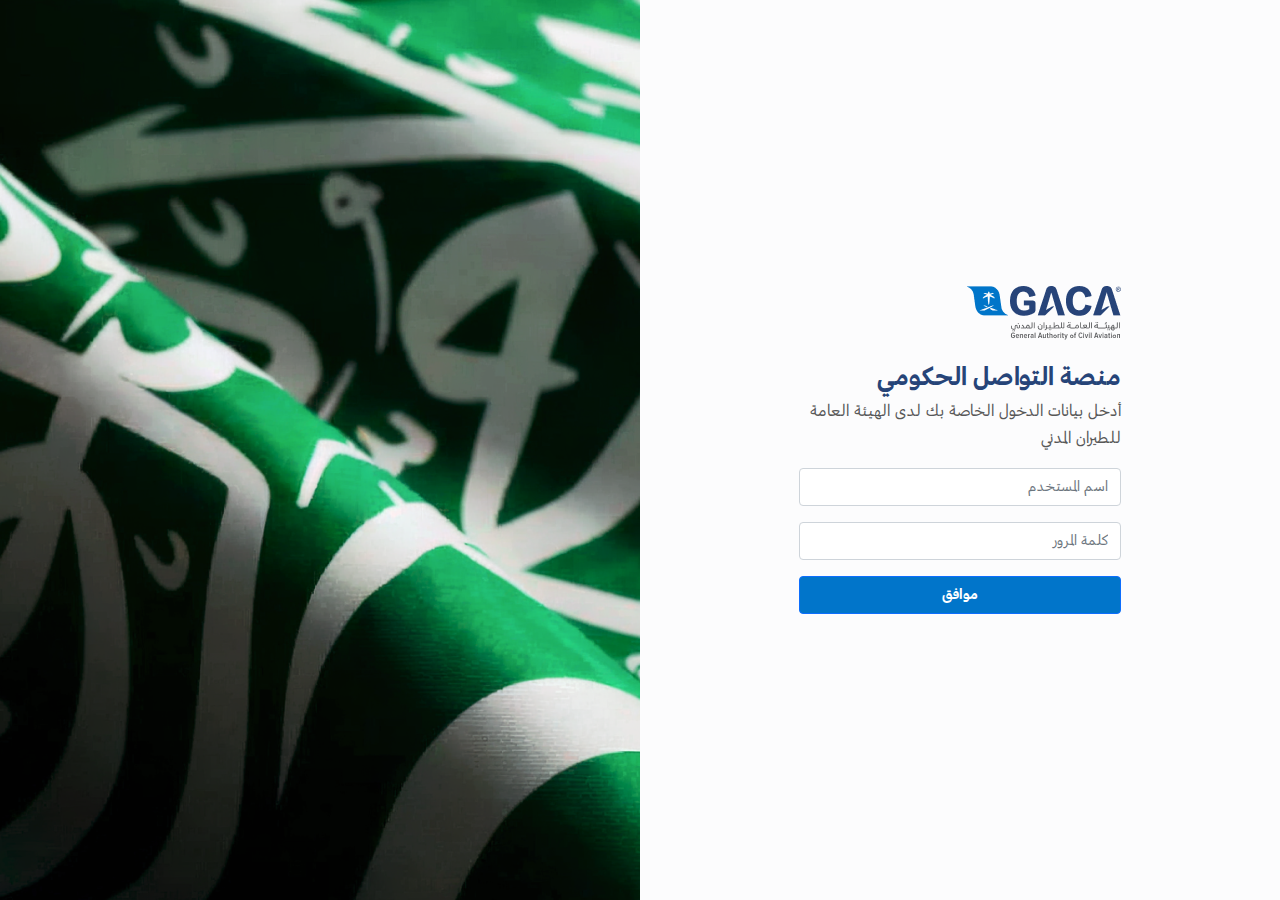
<file: login.html>
<!DOCTYPE html>
<html lang="en">
<head>
    <meta charset="UTF-8">
    <meta name="viewport" content="width=device-width, initial-scale=1.0">
    <title>Login</title>
    <link rel="icon" type="image/x-icon" href="/images/favicon/favicon-32x32.png">
    <link rel="icon" type="image/x-icon" href="/images/favicon/favicon-16x16.png">
    <link rel="stylesheet" href="./libraries/bootstrap-5.1.3/css/bootstrap.css">
    <link rel="stylesheet" href="./fonts/fonts.css">
    <link rel="stylesheet" href="./css/texture.css">
    <link rel="stylesheet" href="./css/style-mine.css">
</head>
<body>
    <div class="container-fluid">
        <div class="row no-gutter">
             <div class="col-md-6 d-none d-md-flex bg-image">

             </div>
             <div class="col-md-6 login-bg">
                <div class="login d-flex align-items-center py-5">
                    <div class="container">
                        <div class="row">
                            <div class="col-lg-10 col-xl-7 mx-auto" dir="rtl">
                               <div class="mb-3">
                                <img src="./images/GACA Logo 1.png" alt="">
                               </div>
                               <div>
                                <div class="Pcolor Pfont Lsize">
                                    منصة التواصل الحكومي
                                </div>
                                <div class="smx-text grey-color Lfont">أدخل بيانات الدخول الخاصة بك لدى الهيئة العامة للطيران المدني</div>
                               </div>
                               <form>
                                <div class="form-group mt-3">
                                 
                                  <input type="email" class="form-control" id="exampleInputEmail1" aria-describedby="emailHelp" placeholder="اسم المستخدم">
                                 
                                </div>
                                <div class="form-group mt-3">
                                 
                                  <input type="password" class="form-control" id="exampleInputPassword1" placeholder="كلمة المرور">
                                </div>
                            <div class="mt-3">
                                <button type="submit" class="btn btn-primary p-bg Pfont w-100">موافق</button>
                            </div>
                                
                              </form>
                            </div>
                        </div>
                    </div>
             </div>
        </div>
    </div>
    <script src="./js/main.js"></script>
    <script src="./libraries/jquery-3.6.0/js/jquery.js"></script>
    <script src="./libraries/bootstrap-5.1.3/js/bootstrap.js"></script>
</body>
</html>
</file>
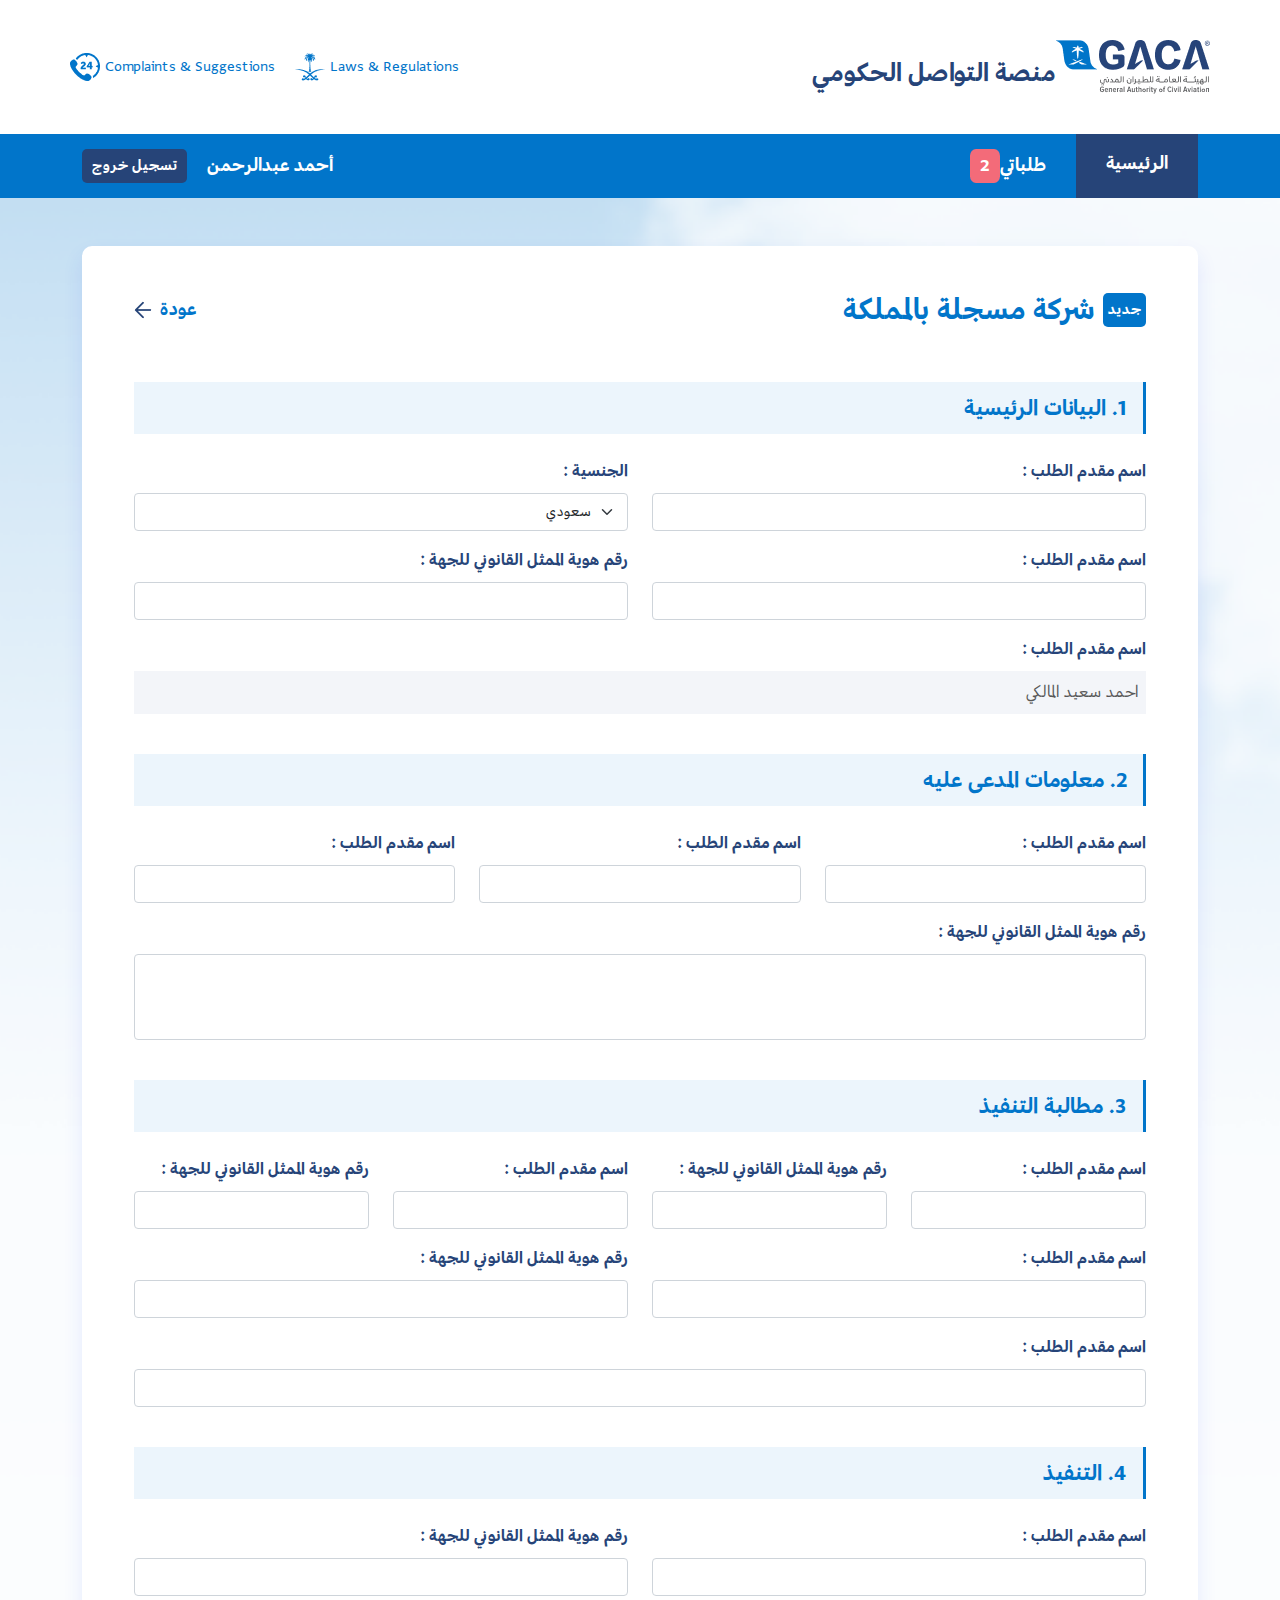
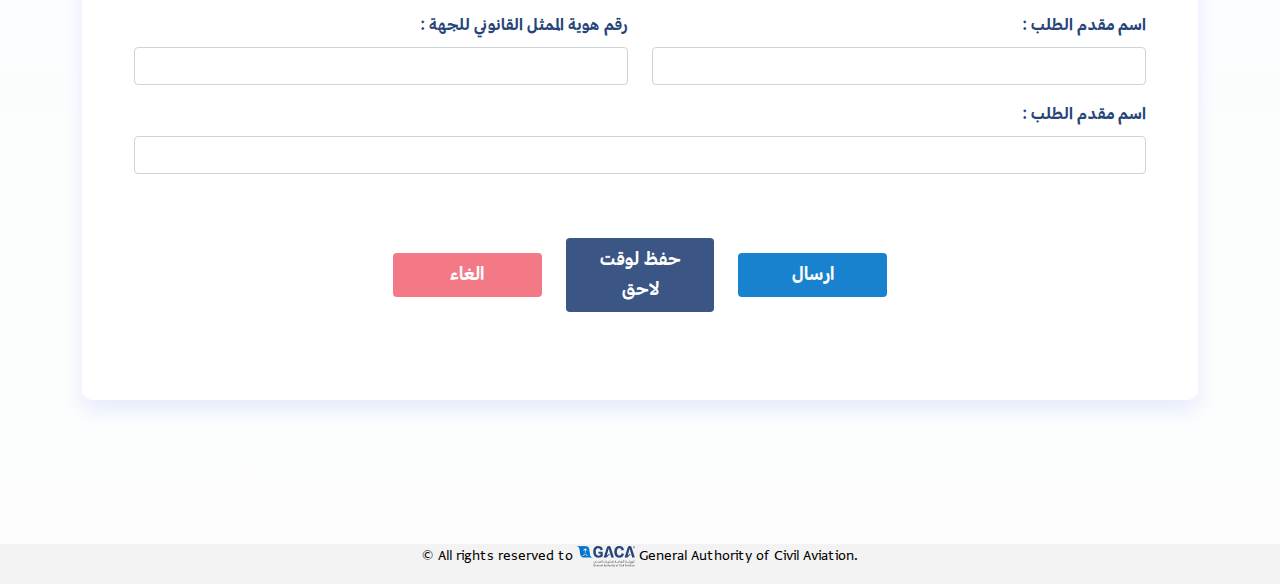
<file: new_Request.html>
<!DOCTYPE html>
<html lang="en">

<head>
    <meta charset="UTF-8">
    <meta name="viewport" content="width=device-width, initial-scale=1.0">
    <title>GACA</title>
    <link rel="icon" type="image/x-icon" href="/images/favicon/favicon-32x32.png">
    <link rel="icon" type="image/x-icon" href="/images/favicon/favicon-16x16.png">
    <link rel="stylesheet" href="./libraries/bootstrap-5.1.3/css/bootstrap.css">
    <link rel="stylesheet" href="./fonts/fonts.css">
    <link rel="stylesheet" href="./libraries/pushymenu/css/pushy.css">
    <link rel="stylesheet" href="./libraries/pushymenu/css/pushy-en.css">
    <link rel="stylesheet" href="./css/texture.css">
   <link rel="stylesheet" href="./libraries/datatable/css/jquery.dataTables.min.css">
    <link rel="stylesheet" href="./libraries/datatable/css/datatable-custom-theme.css">
    <link rel="stylesheet" href="./css/table.css">
    <link rel="stylesheet" href="./css/style-mine.css">

    

</head>

<body>
    <div class="Pgbody" dir="rtl">
        <div>
            <div class="white-row">
                <div class="container white-row">

                    <div class="Logo-sec">
                        <div class="">
                            <img src="./images/GACA Logo 1.png" alt="">
                        </div>
                        <div class="Pcolor Pfont Lsize">
                            منصة التواصل الحكومي
                        </div>
                    </div>
    
                    <div class="support-sec">
                        <div>
                            <a href="#" class="support-item">
                                <div class="support-icon">
                                    <img src="./images/24-hours-phone-service 2.png" alt="">
                                </div>
                                <div class="Scolor Lfont Ssize">
                                    Complaints & Suggestions
                                </div>
                            </a>
                        </div>
                        <div>
                            <a href="#" class="support-item">
                                <div class="support-icon">
                                    <img src="./images/Saudi-symbol.png" alt="">
                                </div>
                                <div class="Scolor Lfont Ssize">
                                    Laws & Regulations
                                </div>
                            </a>
    
                        </div>
    
    
    
    
                    </div>
                </div>
            </div>
  
            <nav id="navbar" class="navbar navbar-expand-lg navbar-light bg-light" style="display: block !important;">
                <div class="container">
                    <div class="collapse navbar-collapse" id="navbarNav">
                        <ul class="navbar-nav main-nav">
                            <li class="nav-item">
                                <a class="nav-link active" aria-current="page" href="https://www.w3schools.com/html/default.asp">الرئيسية</a>
                            </li>
                            <li class="nav-item">
                                <a class="nav-link notifications-holder" href="#">طلباتي <span
                                        class="notifications">2</span></a>
                            </li>
                        </ul>
                        <div class="me-auto">
                            <div class="nav-cta-holder nav-cta-sec">
                                <div class="nav-cta">
                                    <div class="user-name">
                                        أحمد عبدالرحمن
                                    </div>
                                    <div>
                                        <button class="logout-button">
                                            تسجيل خروج
                                        </button>
                                    </div>
                                    <button class="menu-btn">☰</button>
                                </div>
                            </div>

                        </div>
                    </div>
                </div>
            </nav>

            <nav class="pushy pushy-left">
                <div class="pushy-content">
                    <a href="#" class="mobile-x">×</a>
                    <div id="op-mobile" class="text-center">
                    </div>
                    <ul class="mobile-menu">
                        <li><a href="./00_Register_ar.html" class="lang_switcher_button">العربية</a></li>
                        <li class="active"><a href="#">My Drones</a></li>
                        <li><a href="#">My Licences</a></li>


                        <li><a href="#">Contact Us</a></li>

                    </ul>
                </div>
            </nav>
        </div>

       <main class="mb-5">
        <div class="container mt-5 mb-5">
            <div class="white-page mt-5 mb-5">
                <div class="container">
                    <div class="p-standard">
                        <div class="two-el-row">
                            <div class="total-req Scolor Pfont">
                                <div class="d-flex align-items-center flex-wrap">
                                    <span class="sm-text p-bg Pfont table-btn">جديد</span>
                                    <div class="mx-2"> شركة مسجلة بالمملكة</div>
                                </div>
                               
                            </div>

                            <div>
                                <a href="#" class="d-flex align-items-center justify-content-center ">
                                   <span class="link-size Scolor Pfont mx-2">عودة</span>
                                   <span>
                                    <img src="./images/right 1.png" alt="">
                                   </span>
                                </a>
                            </div>
                           
                        </div>
                        <form>
                            <div class=" mt-5">
                                <div class="form-sec">
                                    <div class="form-title">
                                        <div class="sml-text Pfont Scolor mx-2">
                                            1. البيانات الرئيسية
                                        </div>
                                    </div>
                                    <div class="form-subsec mt-4">
                                        <div class="row">
                                            <div class="col-md-6 mt-md-0 mt-3 mb-md-3 mb-0">
                                                <label class="form-label" >اسم مقدم الطلب :</label>
                                                <input type="text" class="form-control" >
                                            </div>
                                            <div class="col-md-6 mt-md-0 mt-3 mb-md-3 mb-0">
                                                <label class="form-label" >الجنسية :</label>
                                                <select class="form-select">
                                                    <option selected>سعودي</option>
                                                    <option value="1">One</option>
                                                    <option value="2">Two</option>
                                                    <option value="3">Three</option>
                                                  </select>
                                            </div>
                                            <div class="col-md-6 mt-md-0 mt-3 mb-md-3 mb-0">
                                                <label class="form-label" >اسم مقدم الطلب :</label>
                                                <input type="text" class="form-control" >
                                            </div>
                                            <div class="col-md-6 mt-md-0 mt-3 mb-md-3 mb-0">
                                                <label class="form-label" >رقم هوية الممثل القانوني للجهة :</label>
                                                <input type="text" class="form-control" >
                                            </div>
                                            <div class="col-md-12 mt-md-0 mt-3 mb-md-3 mb-0">
                                                <label class="form-label" >اسم مقدم الطلب :</label>
                                               <div class="name-holder">
                                                <span>احمد سعيد المالكي</span>
                                               </div>
                                            </div>
                                        </div>
                                    
                                    </div>
                                 
                                </div>
                                <div class="form-sec mt-4">
                                    <div class="form-title">
                                        <div class="sml-text Pfont Scolor mx-2">
                                            2. معلومات المدعى عليه
                                        </div>
                                    </div>
                                    <div class="form-subsec mt-4">
                                        <div class="row">
                                            <div class="col-md-4 mt-md-0 mt-3 mb-md-3 mb-0">
                                                <label class="form-label" >اسم مقدم الطلب :</label>
                                                <input type="text" class="form-control" >
                                            </div>
                                            <div class="col-md-4 mt-md-0 mt-3 mb-md-3 mb-0">
                                                <label class="form-label" >اسم مقدم الطلب :</label>
                                                <input type="text" class="form-control" >
                                            </div>
                                            <div class="col-md-4 mt-md-0 mt-3 mb-md-3 mb-0">
                                                <label class="form-label" >اسم مقدم الطلب :</label>
                                                <input type="text" class="form-control" >
                                            </div>
                                            <div class="col-md-12 mt-md-0 mt-3 mb-md-3 mb-0">
                                                <label class="form-label" >رقم هوية الممثل القانوني للجهة :</label>
                                                <textarea class="form-control"  rows="3"></textarea>
                                            </div>
                                       
                                        </div>
                                    
                                    </div>
                                 
                                </div>
                                <div class="form-sec mt-4">
                                    <div class="form-title">
                                        <div class="sml-text Pfont Scolor mx-2">
                                            3. مطالبة التنفيذ
                                        </div>
                                    </div>
                                    <div class="form-subsec mt-4">
                                        <div class="row">
                                            <div class="col-md-3 mt-md-0 mt-3 mb-md-3 mb-0">
                                                <label class="form-label" >اسم مقدم الطلب :</label>
                                                <input type="text" class="form-control" >
                                            </div>
                                            <div class="col-md-3 mt-md-0 mt-3 mb-md-3 mb-0">
                                                <label class="form-label" >رقم هوية الممثل القانوني للجهة :</label>
                                                <input type="text" class="form-control" >
                                            </div>
                                            <div class="col-md-3 mt-md-0 mt-3 mb-md-3 mb-0">
                                                <label class="form-label" >اسم مقدم الطلب :</label>
                                                <input type="text" class="form-control" >
                                            </div>
                                            <div class="col-md-3 mt-md-0 mt-3 mb-md-3 mb-0">
                                                <label class="form-label" >رقم هوية الممثل القانوني للجهة :</label>
                                                <input type="text" class="form-control" >
                                            </div>
                                            <div class="col-md-6 mt-md-0 mt-3 mb-md-3 mb-0">
                                                <label class="form-label" >اسم مقدم الطلب :</label>
                                                <input type="text" class="form-control" >
                                            </div>
                                            <div class="col-md-6 mt-md-0 mt-3 mb-md-3 mb-0">
                                                <label class="form-label" >رقم هوية الممثل القانوني للجهة :</label>
                                                <input type="text" class="form-control" >
                                            </div>
                                            <div class="col-md-12 mt-md-0 mt-3 mb-md-3 mb-0">
                                                <label class="form-label" >اسم مقدم الطلب :</label>
                                                <input type="text" class="form-control" >
                                            </div>
                                        </div>
                                    
                                    </div>
                                 
                                </div>
                                <div class="form-sec mt-4">
                                    <div class="form-title">
                                        <div class="sml-text Pfont Scolor mx-2">
                                            4. التنفيذ
                                        </div>
                                    </div>
                                    <div class="form-subsec mt-4">
                                        <div class="row">
                                          
                                            <div class="col-md-6 mt-md-0 mt-3 mb-md-3 mb-0">
                                                <label class="form-label" >اسم مقدم الطلب :</label>
                                                <input type="text" class="form-control" >
                                            </div>
                                            <div class="col-md-6 mt-md-0 mt-3 mb-md-3 mb-0">
                                                <label class="form-label" >رقم هوية الممثل القانوني للجهة :</label>
                                                <input type="text" class="form-control" >
                                            </div>
                                            <div class="col-md-6 mt-md-0 mt-3 mb-md-3 mb-0">
                                                <label class="form-label" >اسم مقدم الطلب :</label>
                                                <input type="text" class="form-control" >
                                            </div>
                                            <div class="col-md-6 mt-md-0 mt-3 mb-md-3 mb-0">
                                                <label class="form-label" >رقم هوية الممثل القانوني للجهة :</label>
                                                <input type="text" class="form-control" >
                                            </div>
                                            <div class="col-md-12 mt-md-0 mt-3 mb-md-3 mb-0">
                                                <label class="form-label" >اسم مقدم الطلب :</label>
                                                <input type="text" class="form-control" >
                                            </div>
                                        </div>
                                    
                                    </div>
                                 
                                </div>

                                <div class="subsec-margin">
                                   <div class="row align-items-center justify-content-center">
                                    <div class="col-md-6">
                                        <div class="row justify-content-center align-items-center" >
                                            <div class="col-md-4 mt-2 mb-2">
                                                <button type="button" class="btn blue-btn w-100 cta-button">ارسال</button>

                                            </div>
                                            <div class="col-md-4 mt-2 mb-2">
                                                <button type="button" class="btn darkblue-btn w-100 cta-button">حفظ لوقت لاحق</button>

                                            </div>
                                            <div class="col-md-4 mt-2 mb-2">
                                                <button type="button" class="btn r-bg w-100 cta-button">الغاء</button>

                                            </div>
                                        </div>
                                    </div>
                                   </div>
                                </div>
                            </div>
                        </form>
                    
                    </div>
                </div>
            </div>
        </div>
   
       </main>

        <footer class="mt-5">
            <p><span>&copy; All rights reserved to</span> <span><img src="./images/GACA LogoXs 1.png" alt=""></span>
                <span>General Authority of Civil Aviation.</span>
            </p>
        </footer>

    </div>
    <script src="./libraries/bootstrap-5.1.3/js/bootstrap.js"></script>
    <script src="./libraries/jquery-3.6.0/js/jquery.js"></script>
    <script src="./libraries/pushymenu/js/pushy.js"></script>
    <script src="./libraries/chart.js/main_chart.js"></script>
    <script src="./libraries/datatable/js/jquery.dataTables.min.js"></script>

    <script src="./js/main.js"></script>

   

</body>

</html>
</file>
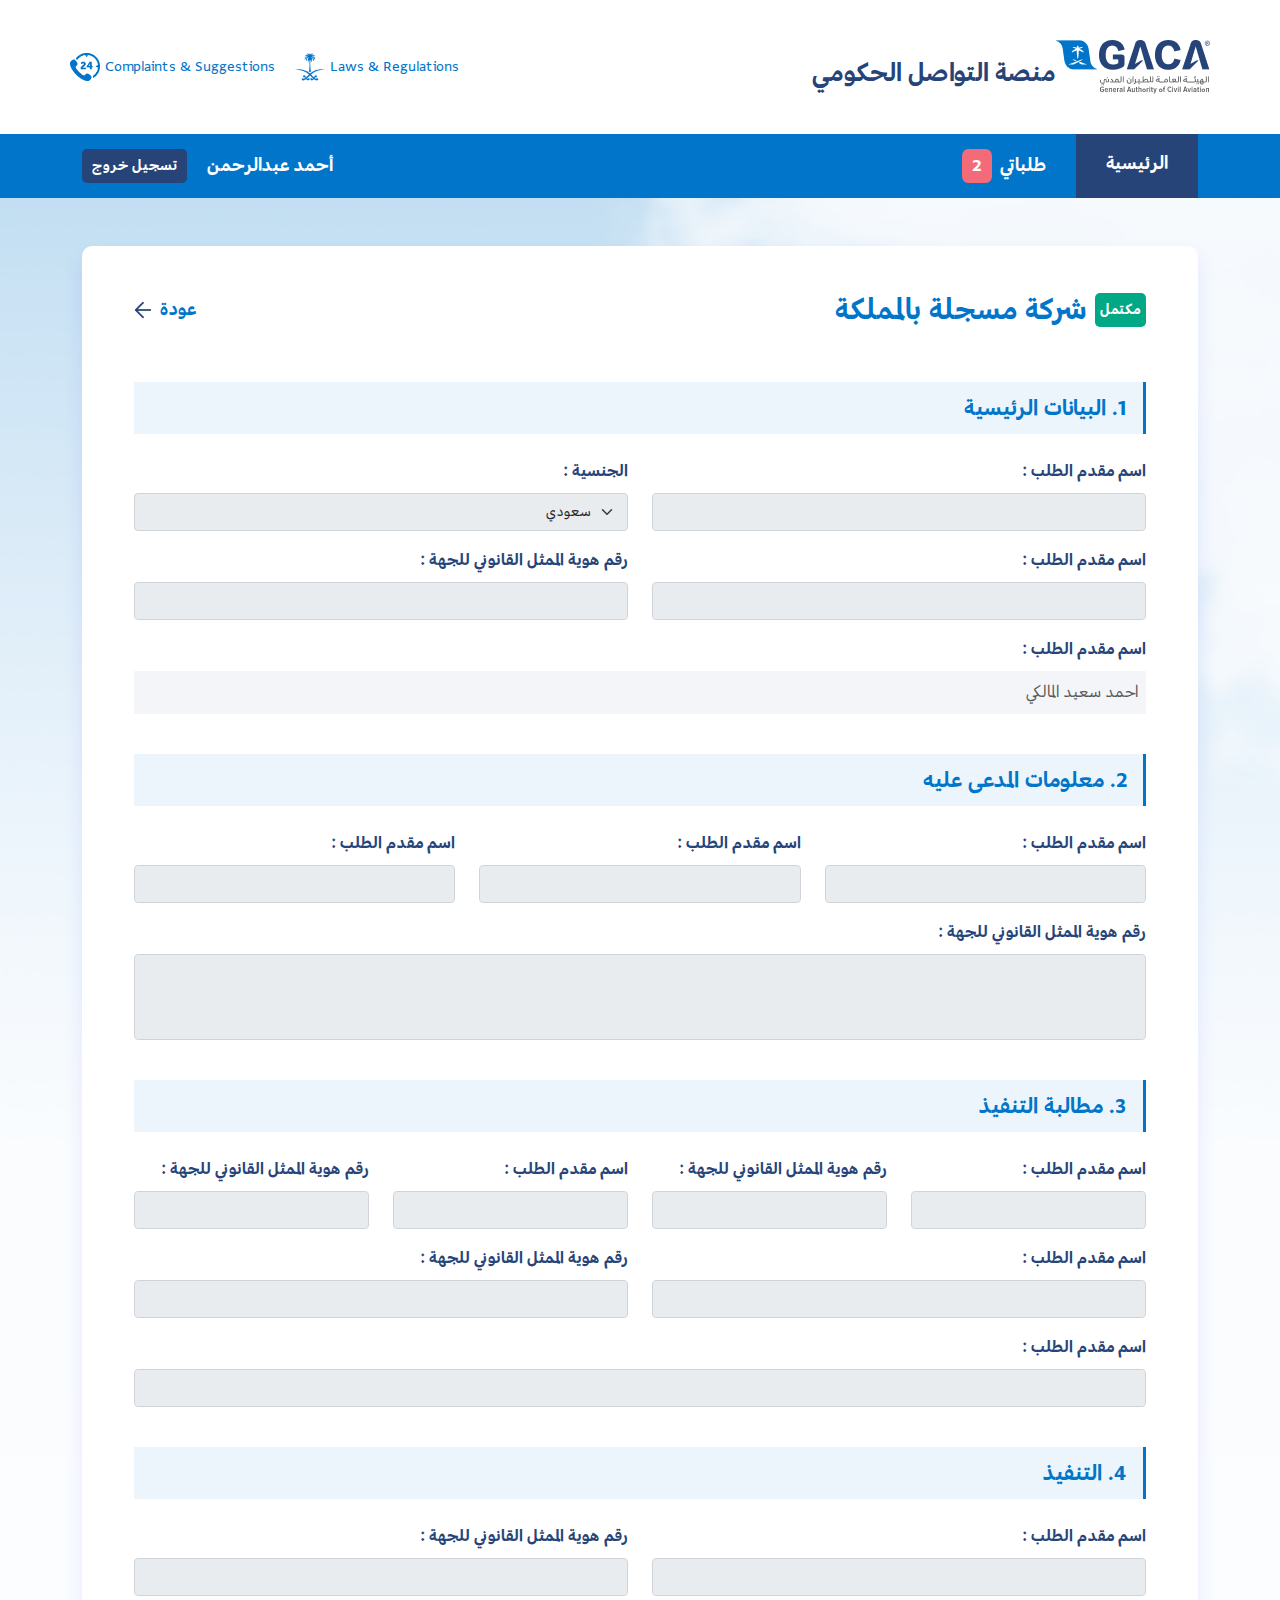
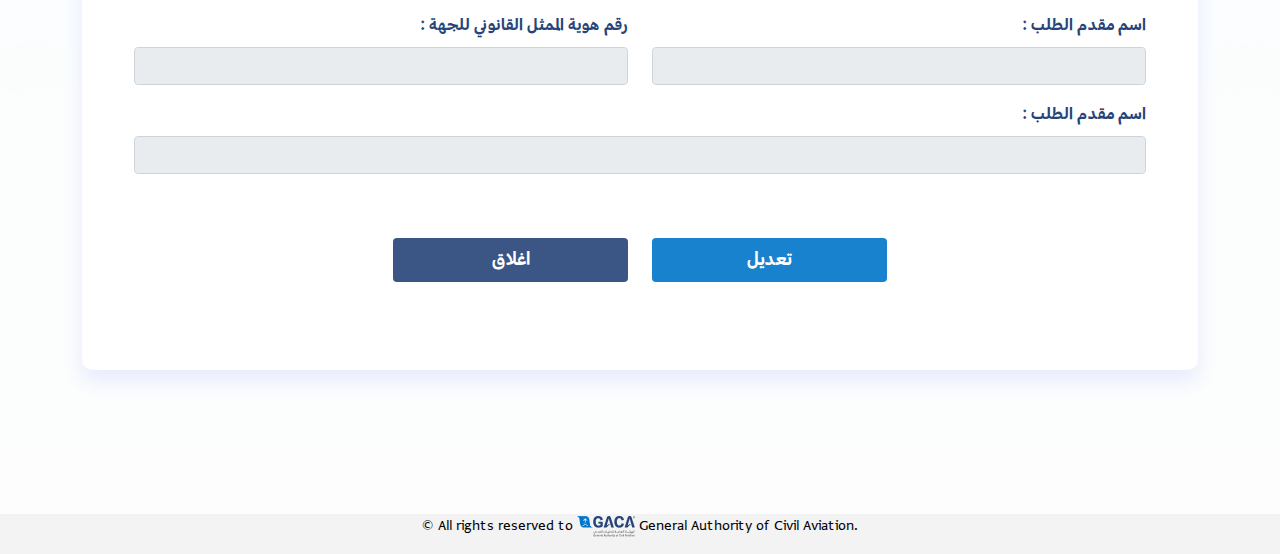
<file: Request.html>
<!DOCTYPE html>
<html lang="en">

<head>
    <meta charset="UTF-8">
    <meta name="viewport" content="width=device-width, initial-scale=1.0">
    <title>GACA</title>
    <link rel="icon" type="image/x-icon" href="/images/favicon/favicon-32x32.png">
    <link rel="icon" type="image/x-icon" href="/images/favicon/favicon-16x16.png">
    <link rel="stylesheet" href="./libraries/bootstrap-5.1.3/css/bootstrap.css">
    <link rel="stylesheet" href="./fonts/fonts.css">
    <link rel="stylesheet" href="./libraries/pushymenu/css/pushy.css">
    <link rel="stylesheet" href="./libraries/pushymenu/css/pushy-en.css">
    <link rel="stylesheet" href="./css/texture.css">
   <link rel="stylesheet" href="./libraries/datatable/css/jquery.dataTables.min.css">
    <link rel="stylesheet" href="./libraries/datatable/css/datatable-custom-theme.css">
    <link rel="stylesheet" href="./css/table.css">
    <link rel="stylesheet" href="./css/style-mine.css">
</head>

<body>
    <div class="Pgbody" dir="rtl">
        <div>
            <div class="white-row">
                <div class="container white-row">

                    <div class="Logo-sec">
                        <div class="">
                            <img src="./images/GACA Logo 1.png" alt="">
                        </div>
                        <div class="Pcolor Pfont Lsize">
                            منصة التواصل الحكومي
                        </div>
                    </div>
    
                    <div class="support-sec">
                        <div>
                            <a href="#" class="support-item">
                                <div class="support-icon">
                                    <img src="./images/24-hours-phone-service 2.png" alt="">
                                </div>
                                <div class="Scolor Lfont Ssize">
                                    Complaints & Suggestions
                                </div>
                            </a>
                        </div>
                        <div>
                            <a href="#" class="support-item">
                                <div class="support-icon">
                                    <img src="./images/Saudi-symbol.png" alt="">
                                </div>
                                <div class="Scolor Lfont Ssize">
                                    Laws & Regulations
                                </div>
                            </a>
    
                        </div>
    
    
    
    
                    </div>
                </div>
            </div>
  
            <nav id="navbar" class="navbar navbar-expand-lg navbar-light bg-light" style="display: block !important;">
                <div class="container">
                    <div class="collapse navbar-collapse" id="navbarNav">
                        <ul class="navbar-nav main-nav">
                            <li class="nav-item">
                                <a class="nav-link active" aria-current="page" href="https://www.w3schools.com/html/default.asp">الرئيسية</a>
                            </li>
                            <li class="nav-item">
                                <a class="nav-link notifications-holder" href="#">طلباتي <span
                                        class="notifications mx-2">2</span></a>
                            </li>
                        </ul>
                        <div class="me-auto">
                            <div class="nav-cta-holder nav-cta-sec">
                                <div class="nav-cta">
                                    <div class="user-name">
                                        أحمد عبدالرحمن
                                    </div>
                                    <div>
                                        <button class="logout-button">
                                            تسجيل خروج
                                        </button>
                                    </div>
                                    <button class="menu-btn">☰</button>
                                </div>
                            </div>

                        </div>
                    </div>
                </div>
            </nav>

            <nav class="pushy pushy-left">
                <div class="pushy-content">
                    <a href="#" class="mobile-x">×</a>
                    <div id="op-mobile" class="text-center">
                    </div>
                    <ul class="mobile-menu">
                        <li><a href="./00_Register_ar.html" class="lang_switcher_button">العربية</a></li>
                        <li class="active"><a href="#">My Drones</a></li>
                        <li><a href="#">My Licences</a></li>


                        <li><a href="#">Contact Us</a></li>

                    </ul>
                </div>
            </nav>
        </div>

       <main class="mb-5">
        <div class="container mt-5 mb-5">
            <div class="white-page mt-5 mb-5">
                <div class="container">
                    <div class="p-standard">
                        <div class="two-el-row">
                            <div class="total-req Scolor Pfont">
                                <div class="d-flex align-items-center flex-wrap">
                                    <span class="sm-text g-bg  Pfont table-btn">مكتمل</span>
                                    <div class="mx-2"> شركة مسجلة بالمملكة</div>
                                </div>
                               
                            </div>

                            <div>
                                <a href="#" class="d-flex align-items-center justify-content-center ">
                                   <span class="link-size Scolor Pfont mx-2">عودة</span>
                                   <span>
                                    <img src="./images/right 1.png" alt="">
                                   </span>
                                </a>
                            </div>
                           
                        </div>
                        <form>
                            <div class=" mt-5">
                                <div class="form-sec">
                                    <div class="form-title">
                                        <div class="sml-text Pfont Scolor mx-2">
                                            1. البيانات الرئيسية
                                        </div>
                                    </div>
                                    <div class="form-subsec mt-4">
                                        <div class="row">
                                            <div class="col-md-6 mt-md-0 mt-3 mb-md-3 mb-0">
                                                <label class="form-label" >اسم مقدم الطلب :</label>
                                                <input type="text" class="form-control" disabled>
                                            </div>
                                            <div class="col-md-6 mt-md-0 mt-3 mb-md-3 mb-0">
                                                <label class="form-label" >الجنسية :</label>
                                                <select class="form-select" disabled>
                                                    <option selected>سعودي</option>
                                                    <option value="1">One</option>
                                                    <option value="2">Two</option>
                                                    <option value="3">Three</option>
                                                  </select>
                                            </div>
                                            <div class="col-md-6 mt-md-0 mt-3 mb-md-3 mb-0">
                                                <label class="form-label" >اسم مقدم الطلب :</label>
                                                <input type="text" class="form-control" disabled >
                                            </div>
                                            <div class="col-md-6 mt-md-0 mt-3 mb-md-3 mb-0">
                                                <label class="form-label" >رقم هوية الممثل القانوني للجهة :</label>
                                                <input type="text" class="form-control" disabled >
                                            </div>
                                            <div class="col-md-12 mt-md-0 mt-3 mb-md-3 mb-0">
                                                <label class="form-label" >اسم مقدم الطلب :</label>
                                               <div class="name-holder">
                                                <span>احمد سعيد المالكي</span>
                                               </div>
                                            </div>
                                        </div>
                                    
                                    </div>
                                 
                                </div>
                                <div class="form-sec mt-4">
                                    <div class="form-title">
                                        <div class="sml-text Pfont Scolor mx-2">
                                            2. معلومات المدعى عليه
                                        </div>
                                    </div>
                                    <div class="form-subsec mt-4">
                                        <div class="row">
                                            <div class="col-md-4 mt-md-0 mt-3 mb-md-3 mb-0">
                                                <label class="form-label" >اسم مقدم الطلب :</label>
                                                <input type="text" class="form-control"  disabled>
                                            </div>
                                            <div class="col-md-4 mt-md-0 mt-3 mb-md-3 mb-0">
                                                <label class="form-label" >اسم مقدم الطلب :</label>
                                                <input type="text" class="form-control" disabled >
                                            </div>
                                            <div class="col-md-4 mt-md-0 mt-3 mb-md-3 mb-0">
                                                <label class="form-label" >اسم مقدم الطلب :</label>
                                                <input type="text" class="form-control" disabled>
                                            </div>
                                            <div class="col-md-12 mt-md-0 mt-3 mb-md-3 mb-0">
                                                <label class="form-label" >رقم هوية الممثل القانوني للجهة :</label>
                                                <textarea class="form-control"  rows="3" disabled></textarea>
                                            </div>
                                       
                                        </div>
                                    
                                    </div>
                                 
                                </div>
                                <div class="form-sec mt-4">
                                    <div class="form-title">
                                        <div class="sml-text Pfont Scolor mx-2">
                                            3. مطالبة التنفيذ
                                        </div>
                                    </div>
                                    <div class="form-subsec mt-4">
                                        <div class="row">
                                            <div class="col-md-3 mt-md-0 mt-3 mb-md-3 mb-0">
                                                <label class="form-label" >اسم مقدم الطلب :</label>
                                                <input type="text" class="form-control" disabled>
                                            </div>
                                            <div class="col-md-3 mt-md-0 mt-3 mb-md-3 mb-0">
                                                <label class="form-label" >رقم هوية الممثل القانوني للجهة :</label>
                                                <input type="text" class="form-control" disabled>
                                            </div>
                                            <div class="col-md-3 mt-md-0 mt-3 mb-md-3 mb-0">
                                                <label class="form-label" >اسم مقدم الطلب :</label>
                                                <input type="text" class="form-control" disabled>
                                            </div>
                                            <div class="col-md-3 mt-md-0 mt-3 mb-md-3 mb-0">
                                                <label class="form-label" >رقم هوية الممثل القانوني للجهة :</label>
                                                <input type="text" class="form-control" disabled>
                                            </div>
                                            <div class="col-md-6 mt-md-0 mt-3 mb-md-3 mb-0">
                                                <label class="form-label" >اسم مقدم الطلب :</label>
                                                <input type="text" class="form-control" disabled>
                                            </div>
                                            <div class="col-md-6 mt-md-0 mt-3 mb-md-3 mb-0">
                                                <label class="form-label" >رقم هوية الممثل القانوني للجهة :</label>
                                                <input type="text" class="form-control" disabled>
                                            </div>
                                            <div class="col-md-12 mt-md-0 mt-3 mb-md-3 mb-0">
                                                <label class="form-label" >اسم مقدم الطلب :</label>
                                                <input type="text" class="form-control" disabled>
                                            </div>
                                        </div>
                                    
                                    </div>
                                 
                                </div>
                                <div class="form-sec mt-4">
                                    <div class="form-title">
                                        <div class="sml-text Pfont Scolor mx-2">
                                            4. التنفيذ
                                        </div>
                                    </div>
                                    <div class="form-subsec mt-4">
                                        <div class="row">
                                          
                                            <div class="col-md-6 mt-md-0 mt-3 mb-md-3 mb-0">
                                                <label class="form-label" >اسم مقدم الطلب :</label>
                                                <input type="text" class="form-control" disabled>
                                            </div>
                                            <div class="col-md-6 mt-md-0 mt-3 mb-md-3 mb-0">
                                                <label class="form-label" >رقم هوية الممثل القانوني للجهة :</label>
                                                <input type="text" class="form-control" disabled>
                                            </div>
                                            <div class="col-md-6 mt-md-0 mt-3 mb-md-3 mb-0">
                                                <label class="form-label" >اسم مقدم الطلب :</label>
                                                <input type="text" class="form-control" disabled>
                                            </div>
                                            <div class="col-md-6 mt-md-0 mt-3 mb-md-3 mb-0">
                                                <label class="form-label" >رقم هوية الممثل القانوني للجهة :</label>
                                                <input type="text" class="form-control" disabled>
                                            </div>
                                            <div class="col-md-12 mt-md-0 mt-3 mb-md-3 mb-0">
                                                <label class="form-label" >اسم مقدم الطلب :</label>
                                                <input type="text" class="form-control" disabled>
                                            </div>
                                        </div>
                                    
                                    </div>
                                 
                                </div>

                                <div class="subsec-margin">
                                   <div class="row align-items-center justify-content-center">
                                    <div class="col-md-6">
                                        <div class="row justify-content-center align-items-center" >
                                            <div class="col-md-6 mt-2 mb-2">
                                                <button type="button" class="btn blue-btn w-100 cta-button">تعديل</button>

                                            </div>
                                            <div class="col-md-6 mt-2 mb-2">
                                                <button type="button" class="btn darkblue-btn w-100 cta-button">اغلاق</button>

                                            </div>
                                    
                                        </div>
                                    </div>
                                   </div>
                                </div>
                            </div>
                        </form>
                    
                    </div>
                </div>
            </div>
        </div>
   
       </main>

        <footer class="mt-5">
            <p><span>&copy; All rights reserved to</span> <span><img src="./images/GACA LogoXs 1.png" alt=""></span>
                <span>General Authority of Civil Aviation.</span>
            </p>
        </footer>

    </div>
    <script src="./libraries/bootstrap-5.1.3/js/bootstrap.js"></script>
    <script src="./libraries/jquery-3.6.0/js/jquery.js"></script>
    <script src="./libraries/pushymenu/js/pushy.js"></script>
    <script src="./libraries/chart.js/main_chart.js"></script>
    <script src="./libraries/datatable/js/jquery.dataTables.min.js"></script>

    <script src="./js/main.js"></script>

   

</body>

</html>
</file>
<file: fonts/fonts.css>
/* ======= Fonts ======= */
@font-face {
    font-family: 'GL';
    src: url('GretaArabicAR_LTLight.eot');
    src: url('GretaArabicAR_LTLight.eot') format('embedded-opentype'),
        url('GretaArabicAR_LTLight.woff2') format('woff2'),
        url('GretaArabicAR_LTLight.woff') format('woff'),
        url('GretaArabicAR_LTLight.ttf') format('truetype'),
        url('GretaArabicAR_LTLight.svg#GretaArabicAR_LTLight') format('svg');
}

@font-face {
    font-family: 'GB';
    src: url('GretaArabicAR_LTBold.eot');
    src: url('GretaArabicAR_LTBold.eot') format('embedded-opentype'),
        url('GretaArabicAR_LTBold.woff2') format('woff2'),
        url('GretaArabicAR_LTBold.woff') format('woff'),
        url('GretaArabicAR_LTBold.ttf') format('truetype'),
        url('GretaArabicAR_LTBold.svg#GretaArabicAR_LTBold') format('svg');
}

@font-face {
    font-family: 'GR';
    src: url('GretaArabicAR_LTRegular.eot');
    src: url('GretaArabicAR_LTRegular.eot') format('embedded-opentype'),
        url('GretaArabicAR_LTRegular.woff2') format('woff2'),
        url('GretaArabicAR_LTRegular.woff') format('woff'),
        url('GretaArabicAR_LTRegular.ttf') format('truetype'),
        url('GretaArabicAR_LTRegular.svg#GretaArabicAR_LTRegular') format('svg');
}
</file>
<file: libraries/pushymenu/css/pushy.css>
/*! Pushy - v1.3.0 - 2019-6-25
* Pushy is a responsive off-canvas navigation menu using CSS transforms & transitions.
* https://github.com/christophery/pushy/
* by Christopher Yee */


/* Menu Appearance */

.menu-btn {
    display: none;
}

.pushy {
    position: fixed;
    width: 300px;
    height: 100%;
    top: 0;
    z-index: 9999;
    background: #191918;
    overflow: auto;
    -webkit-overflow-scrolling: touch;
    /* enables momentum scrolling in iOS overflow elements */
}

.pushy a {
    display: block;
    color: #b3b3b1;
    padding: 15px 30px;
    text-decoration: none;
}

.pushy a:hover {
    color: #FFF;
}

.pushy ul:first-child {
    margin-top: 10px;
}

.pushy.pushy-left {
    left: 0;
}

.pushy.pushy-right {
    right: 0;
}

.pushy-content {
    visibility: hidden;
}


/* Menu Movement */

.pushy-left {
    -webkit-transform: translate3d(-300px, 0, 0);
    -ms-transform: translate3d(-300px, 0, 0);
    transform: translate3d(-300px, 0, 0);
}

.pushy-open-left #container,
.pushy-open-left .push {
    -webkit-transform: translate3d(300px, 0, 0);
    -ms-transform: translate3d(300px, 0, 0);
    transform: translate3d(300px, 0, 0);
}

.pushy-right {
    -webkit-transform: translate3d(300px, 0, 0);
    -ms-transform: translate3d(300px, 0, 0);
    transform: translate3d(300px, 0, 0);
}

.pushy-open-right #container,
.pushy-open-right .push {
    -webkit-transform: translate3d(-300px, 0, 0);
    -ms-transform: translate3d(-300px, 0, 0);
    transform: translate3d(-300px, 0, 0);
}

.pushy-open-left .pushy,
.pushy-open-right .pushy {
    -webkit-transform: translate3d(0, 0, 0);
    -ms-transform: translate3d(0, 0, 0);
    transform: translate3d(0, 0, 0);
}

.pushy-open-left .pushy-content,
.pushy-open-right .pushy-content {
    visibility: visible;
}


/* Menu Transitions */

#container,
.pushy,
.push {
    transition: transform 0.2s cubic-bezier(0.16, 0.68, 0.43, 0.99);
}

.pushy-content {
    transition: visibility 0.2s cubic-bezier(0.16, 0.68, 0.43, 0.99);
}


/* Site Overlay */

.site-overlay {
    display: none;
}

.pushy-open-left .site-overlay,
.pushy-open-right .site-overlay {
    display: block;
    position: fixed;
    top: 0;
    right: 0;
    bottom: 0;
    left: 0;
    z-index: 9998;
    background-color: rgba(0, 0, 0, 0.5);
    -webkit-animation: fade 500ms;
    animation: fade 500ms;
}

@keyframes fade {
    0% {
        opacity: 0;
    }

    100% {
        opacity: 1;
    }
}

@-webkit-keyframes fade {
    0% {
        opacity: 0;
    }

    100% {
        opacity: 1;
    }
}


/* Submenu Appearance */

.pushy-submenu {
    /* Submenu Buttons */
    /* Submenu Icon */
}

.pushy-submenu>ul {
    padding-left: 15px;
    transition: max-height 0.2s ease-in-out, visibility 0.2s ease-in-out;
}

.pushy-submenu>ul .pushy-link {
    transition: opacity 0.2s ease-in-out;
}

.pushy-submenu button {
    width: 100%;
    color: #b3b3b1;
    padding: 15px 30px;
    text-align: left;
    background: transparent;
    border: 0;
}

.pushy-submenu button:hover {
    color: #FFF;
}

.pushy-submenu>a,
.pushy-submenu>button {
    position: relative;
}

.pushy-submenu>button::after {
    content: '';
    display: block;
    height: 11px;
    width: 8px;
    position: absolute;
    top: 50%;
    right: 15px;
    background: url("../images/arrow.svg") no-repeat;
    -webkit-transform: translateY(-50%);
    -ms-transform: translateY(-50%);
    transform: translateY(-50%);
    transition: transform 0.2s;
}


/* Submenu Movement */

.pushy-submenu-closed>ul {
    max-height: 0;
    overflow: hidden;
    visibility: hidden;
}

.pushy-submenu-closed .pushy-link {
    opacity: 0;
}

.pushy-submenu-open {
    /* Submenu Icon */
}

.pushy-submenu-open>ul {
    max-height: 1000px;
    visibility: visible;
}

.pushy-submenu-open .pushy-link {
    opacity: 1;
}

.pushy-submenu-open>a::after,
.pushy-submenu-open>button::after {
    -webkit-transform: translateY(-50%) rotate(90deg);
    -ms-transform: translateY(-50%) rotate(90deg);
    transform: translateY(-50%) rotate(90deg);
}

.mobile-menu li.active {
    background-color: #0f264d !important;
}

.pushy a {
    color: #fff;
    font-size: 24px !important;
    font-family: GL;
}
</file>
<file: libraries/pushymenu/css/pushy-en.css>
.lang_switcher_button {
    font-family: sans-serif !important;
    color: #00a5da !important;
    font-family: GL !important;
}

.menu-btn {
    display: none;
}

.menuLogo {
    margin-left: 70px;
}

.settings_title h2 img {
    margin-right: 35px;
}

@media only screen and (max-width: 990px) and (min-width: 771px) {
    .menu-btn {
        display: block;
        background: none;
        border: 0;
        color: white;
        font-size: 35px;
        font-weight: 100;
        outline: none !important;
        float: left !important;
        margin-top: 0px;
    }

    .menu-btn {
        color: white !important;
    }
}

@media(max-width:768px) {
    .menu-btn {
        display: block;
        background: none;
        border: 0;
        color: white;
        font-size: 35px;
        font-weight: 100;
        outline: none !important;
        float: left;
        margin-top: 0px;
    }

    .mobile-menu {
        margin-top: 15%;
        padding-left: 0;
    }

    .mobile-menu button {
        outline: none
    }

    .mobile-menu>li:not(:last-child) {
        border-bottom: 1px solid #1e2a5e
    }
}

.pushy {
    background: #263576 !important;
}

.pushy-submenu button {
    text-align: left;
    font-size: 24px !important;
    color: #fff;
    font-family: GL;
}

.sideMenuHead {
    padding-left: 30px;
    color: #5578ff;
}

.pushy .sideMenuHead a {
    color: #2abfee;
    padding-left: 0;
}

.pushy ul li a:hover {
    color: #4c75ff;
}

.pushy-submenu>a::after,
.pushy-submenu>button::after {
    /* diff */
    transform: rotate(90deg);
    -webkit-transform: rotate(90deg);
    -ms-transform: rotate(90deg);
    right: 20px;
    left: auto;
    top: 40%;
}

.pushy-submenu.pushy-submenu-open>button::after {
    transform: rotate(270deg);
    -webkit-transform: rotate(270deg);
    -ms-transform: rotate(270deg);
}

.pushy-submenu a {
    color: #ffffff;
    padding-left: 50px;
}

.pushy {
    border-top-right-radius: 20px;
    border-bottom-right-radius: 20px;
}
</file>
<file: css/texture.css>
.l-text {
    font-size: 40px;
}

.mid-text {
    font-size: 36px;
}

.smid-text {
    font-size: 30px;
}

.sml-text {
    font-size: 24px;
}

.sm-text {
    font-size: 16px;
}

.smx-text {
    font-size: 18px;
}
.p-bg{
    background-color: #0175CA;
    transition: all .3s;
}
.p-bg:hover{
    background-color: #264478;
    transition: all .3s;
}
.y-bg {
    background-color: #FAA21B;
}

.g-bg {
    background-color: #00A886;
}

.r-bg {
    background-color: #F36B79;
}
.p-bg{
    background-color: #0175CA;
}
.grey-color{
    color: #575757;
}
.blue-btn{
    background-color: #0175CA;
}

.darkblue-btn{
    background-color: #264478;
}
.table-btn {
    padding: 5px;
    border-radius: 5px;
    color: #fff;
}

.p-buttom {
    background-color: #0175CA;
    color: #fff;
    font-family: 'GB';
    font-size: 20px;
    border-radius: 10px;
    padding: 15px 30px;
    transition: all .3s;
    border: 1px solid #0175CA;
}

.p-buttom:hover {
    background-color: #264478;
    transition: all .3s;
    color: #fff;
}

.S-buttom {
    background-color: #fff;
    color: #0175CA;
    font-family: 'GB';
    font-size: 20px;
    border-radius: 10px;
    padding: 15px 30px;
    transition: all .3s;
    border: 1px solid #0175CA;
}

.S-buttom:hover {
    background-color: #d4d6da;
    transition: all .3s;

}
.link-size{
    font-size: 20px;
}

.cta-button{
    font-size: 20px;
    font-family: 'GB';
    opacity: .9;
    color: #fff;
    transition: all .3s;
}
.cta-button:hover{
    opacity: 1;
    transition: all .3s;
    color: #fff;
}
</file>
<file: libraries/datatable/css/datatable-custom-theme.css>
table.dataTable {
    border-collapse: collapse;
}

table.dataTable thead {
    background-color: white;
}

table.dataTable thead th {
    background-color: white;
    color: #8f8f8f;
    border-bottom: 1px solid #f5f7f9!important;
    font-family: 'GR';
    font-weight: normal;
    font-size: 20px;
    padding: 15px;
}

table.dataTable tbody td {
    font-family: 'GR';
    font-size: 20px;
    padding: 15px;
}


/* Border bottom Color */


/* table.dataTable>tbody>tr {
    border-right: 1px solid #d9e0e6;
    border-left: 1px solid #d9e0e6;
}

table.dataTable>thead>tr {
    border-right: 1px solid #0075c9;
    border-left: 1px solid #0075c9;
} */

table.dataTable tbody tr td {
    border-bottom: 1px solid #f5f7f9!important;
}

.new_opp td {
    color: #0075c9;
    font-family: 'GB'!important;
}

.status_opp {
    font-family: 'GB'!important;
}

.status_opp.opp_new {
    color: #ff0000!important;
    text-transform: uppercase;
}

.status_opp.opp_pending {
    color: #fa8d00!important;
}

.status_opp.opp_rejected {
    color: #f35858!important;
}

.no_investor {
    color: #00a886!important;
    font-family: 'GR'!important;
}


/* Pagination */


/* First and Last */

.dataTables_wrapper .dataTables_paginate .paginate_button {
    border-radius: 10px!important;
}

.dataTables_wrapper .dataTables_paginate .paginate_button.first.disabled {
    background-color: #4c8fbe!important;
    color: rgb(200, 200, 200) !important;
    width: 100px;
    font-family: 'GB';
    margin-inline-end: 10px;
}

.dataTables_wrapper .dataTables_paginate .paginate_button.last.disabled {
    background-color: #4c8fbe!important;
    color: rgb(200, 200, 200) !important;
    width: 100px;
    font-family: 'GB';
}

.dataTables_wrapper .dataTables_paginate .paginate_button.first {
    background-color: #0075c9!important;
    color: #fff!important;
    width: 100px;
    font-family: 'GB';
    margin-inline-end: 10px;
}

.dataTables_wrapper .dataTables_paginate .paginate_button.last {
    background-color: #0075c9!important;
    color: #fff!important;
    width: 100px;
    font-family: 'GB';
}


/* First and Last End */


/* Previous and Next */

.dataTables_wrapper .dataTables_paginate .paginate_button.previous.disabled {
    background-color: #4c8fbe!important;
    color: rgb(200, 200, 200) !important;
    width: 100px;
    font-family: 'GB';
}

.dataTables_wrapper .dataTables_paginate .paginate_button.next.disabled {
    background-color: #4c8fbe!important;
    color: rgb(200, 200, 200) !important;
    width: 100px;
    font-family: 'GB';
    margin-inline-end: 10px;
}

.dataTables_wrapper .dataTables_paginate .paginate_button.previous {
    background-color: #0075c9!important;
    color: #fff!important;
    width: 100px;
    font-family: 'GB';
}

.dataTables_wrapper .dataTables_paginate .paginate_button.next {
    background-color: #0075c9!important;
    color: #fff!important;
    width: 100px;
    font-family: 'GB';
    margin-inline-end: 10px;
}


/* Previous and Next End */

.dataTables_wrapper .dataTables_paginate .paginate_button:not(.next, .previous, .first, .last) {
    font-size: 20px;
    color: #808080!important;
}

.dataTables_wrapper .dataTables_paginate .paginate_button.current {
    color: #0075c9!important;
    font-family: 'GB'!important;
    text-decoration: underline!important;
    font-size: 20px;
}

.dataTables_wrapper .dataTables_paginate .paginate_button:hover {
    color: white !important;
    border-color: transparent;
    background-color: #274479 !important;
    background: -webkit-gradient(linear, left top, left bottom, color-stop(0%, #274479), color-stop(100%, #274479)) !important;
    background: -webkit-linear-gradient(top, #274479 0%, #274479 100%) !important;
    background: -moz-linear-gradient(top, #274479 0%, #274479 100%) !important;
    background: -ms-linear-gradient(top, #274479 0%, #274479 100%) !important;
    background: -o-linear-gradient(top, #274479 0%, #274479 100%) !important;
    background: linear-gradient(to bottom, #274479 0%, #274479 100%) !important;
}

.dataTables_wrapper .dataTables_paginate .paginate_button:hover:not(.next, .previous, .first, .last) {
    color: #274479 !important;
    background: none!important;
}

.dataTables_wrapper .dataTables_paginate .paginate_button:focus {
    outline: none;
    box-shadow: none;
}

a.paginate_button {
    color: #0075c9 !important;
    padding: 0px 10px;
    text-decoration: none;
}

a.paginate_button.current {
    background: none!important;
    color: #0075c9!important;
    text-decoration: underline;
    font-family: 'GB' !important;
    border: 0px !important;
}

a.paginate_button:hover:not(.active) {
    background-color: #ddd;
}

table.dataTable.no-footer {
    border-bottom: 0px !important;
}


/* Pagination End */


/* Style no Result */

#noresults {
    text-align: center;
    border: 1px solid #0075c9;
    border-radius: 10px;
    background-color: rgba(0, 117, 201, .1) !important;
    font-family: 'GB';
    font-size: 22px;
    padding: 20px;
    color: #0075c9;
}

.CustomTable {
    color: #333333;
}

.Click_Table tbody tr {
    transition: background 0.4s;
}

.Click_Table tbody tr:hover td {
    border-radius: 0px;
}


/* Responsive ==================================== */

@media all and (max-width: 768px) {
    .CustomTable>thead {
        display: none;
    }
    .CustomTable>tbody>tr {
        display: -webkit-box;
        display: flex;
        flex-wrap: wrap;
        margin: 0 0 3em 0;
        padding: 0;
    }
    .CustomTable>tbody>tr>td {
        width: 100%;
        border-bottom: solid 1px #EAECEE !important;
        text-align: left;
    }
    .CustomTable>tbody>tr>td:first-child {
        background-color: #0075c9 !important;
        color: white;
        border-bottom-left-radius: 0px;
        border-bottom-right-radius: 0px;
        font-family: 'GB';
    }
    .CustomTable>tbody>tr>td:last-child {
        background-color: rgba(39, 68, 121, .1) !important;
        text-align: center;
        border-color: #a9b3bc;
        border-bottom-left-radius: 0px;
        border-bottom-right-radius: 0px;
        font-family: 'GB';
        color: white;
    }
    .edit_link {
        margin-inline-end: 50px;
    }
    .dataTables_wrapper .dataTables_paginate .paginate_button.last,
    .dataTables_wrapper .dataTables_paginate .paginate_button.first,
    .dataTables_wrapper .dataTables_paginate .paginate_button {
        display: none;
    }
    .dataTables_wrapper .dataTables_paginate .paginate_button.previous.disabled,
    .dataTables_wrapper .dataTables_paginate .paginate_button.next.disabled,
    .dataTables_wrapper .dataTables_paginate .paginate_button.previous,
    .dataTables_wrapper .dataTables_paginate .paginate_button.next,
    .dataTables_wrapper .dataTables_paginate .paginate_button.current {
        display: inline-block;
    }
    table.dataTable tbody td {
        font-family: 'GR';
        font-size: 18px;
        padding: 10px;
    }
}
</file>
<file: css/table.css>
table#myTable {
    border: 1px solid #ccc;
    border-collapse: collapse;
    margin: 0;
    padding: 0;
    width: 100%;

}

table#myTable caption {
    font-size: 1.5em;
    margin: .5em 0 .75em;
}

table#myTable tr {
    background-color: #f8f8f8;
    border: 1px solid #ddd;
    padding: .35em;
}

table#myTable th {
    background-color: #0175CA !important;
    color: #fff !important;
    font-size: 22px !important;
    text-align: start !important;
    font-family: 'GB' !important;
}

table.table-border {
    border: 1px #D2DCE6 !important;
    border-bottom: 1px solid #D2DCE6 !important;
}

table#myTable.dataTable.no-footer {
    border: 1px #D2DCE6 !important;
    border-bottom: 1px solid #D2DCE6 !important;
}

table#myTable th {
    text-align: start !important;
}

table#myTable td {
    text-align: start !important;
}



table#myTable th,
table#myTable td {
    padding: .625em;
    text-align: center;
}

table#myTable th {
    font-size: .85em;

}

.update-btn {
    border: none;
    cursor: pointer;
    appearance: none;
    background-color: inherit;
    transition: transform .3s ease-in-out;
    margin-left: 10px;
}

.update-btn:hover {

    transform: rotate(180deg);


}

.dataTables_length,
.dataTables_filter,
.dataTables_info {
    display: none;
}

@media screen and (max-width: 800px) {
    table {
        border: 0;
    }

    table#myTable caption {
        font-size: 1.3em;
    }

    table#myTable thead {
        border: none;
        clip: rect(0 0 0 0);
        height: 1px;
        margin: -1px;
        overflow: hidden;
        padding: 0;
        position: absolute;
        width: 1px;
    }

    table#myTable tr {
        border-bottom: 3px solid #ddd;
        display: block;
        margin-bottom: .625em;
    }

    table#myTable td {
        border-bottom: 1px solid #ddd;
        display: block;
        font-size: .8em;
        text-align: right;
    }

    table#myTable td::before {
        /*
* aria-label has no advantage, it won't be read inside a table
content: attr(aria-label);
*/
        content: attr(data-label);
        float: left;
        font-weight: bold;
        text-transform: uppercase;
    }

    table#myTable td:last-child {
        border-bottom: 0;
    }
}

.paginate_button.first,
.paginate_button.previous,
.paginate_button.next,
.paginate_button.last {
    box-sizing: border-box;
    display: inline-block;
    min-width: 1.5em;
    padding: .5em 1em;
    margin-left: 2px;
    text-align: center;
    text-decoration: none !important;
    cursor: pointer;
    color: #ffff !important;
    border: 1px solid transparent;
    border-radius: 2px;
    background-color: #0175CA !important;
}



.paginate_button {
    background-color: #fff !important;
    color: #0175CA !important;
}
</file>
<file: css/style-mine.css>
* {
    margin: 0;
    padding: 0;
}

html,
body {
    width: 100%;
    position: relative;
    font-family: 'GR';
    background-color: #fff;
    overflow-x: hidden;
}

.Pgbody {
    display: grid;
    grid-template-rows: auto 1fr auto;
    min-height: 100vh;
    background-image: url(../images/BG\ Clouds.png);
    background-position: center;
    background-repeat: no-repeat;
    background-size: cover;
}

nav #navbar {
    color: white;
    padding: 1rem;
    position: relative;
    z-index: 100;
}

.nav-fixed {
    position: fixed !important;
    top: 0 !important;
    left: 0 !important;
    right: 0 !important;
    z-index: 99999999999999999999;
}

main {
    /*
    background-image: url(../images/BG\ Clouds.png);
    background-position: center;
    background-repeat: no-repeat;
    background-size: cover;
    */
}

footer {

    background-color: #F3F3F3;
    color: #000;
    direction: ltr;
    text-align: center;
    display: flex;
    justify-content: center;
    align-items: center;
    gap: 10px;
}


.white-row {
    background-color: #fff;
    display: flex;
    justify-content: space-between;
    align-items: center;
    padding: 20px 0;
    width: 100%;
}

.Logo-sec {
    display: flex;
    align-items: end;
    flex-wrap: wrap
}

.Pcolor {
    color: #264478;
}

.Pfont {
    font-family: 'GB';
}

.Scolor {
    color: #0175CA;
}

.Lfont {
    font-family: 'GR';
}

.Ssize {
    font-size: 16px;
}

.Lsize {
    font-size: 28px;
}

.support-sec {
    display: flex;
    align-items: center;
    flex-wrap: wrap;
    direction: ltr;
}

.support-sec>div:first-child {
    margin: 0 20px 0 0;
}

.support-item {
    display: flex;
    align-items: center;
    flex-wrap: wrap;

}

.support-icon {
    margin-right: 5px;
}

a:link {
    text-decoration: none !important;
}

a:visited {
    text-decoration: none !important;
}

a:hover {
    text-decoration: none !important;
}

a:active {
    text-decoration: none !important;
}

#navbar {
    background-color: #0175CA !important;
    padding: 0 !important;
}

.nav-item {
    padding: 0px;
    color: #fff !important;
}

.nav-link {
    color: #fff !important;
    font-family: 'GB';
    font-size: 20px;
    padding: 15px 30px !important;
    transition: all .3s;
    height: 100%;
}

.nav-link:hover {
    background-color: #264478;

    transition: all .3s;
}

.nav-link.active {
    background-color: #264478;
}

.notifications-holder {
    display: flex;
    justify-content: center;
    align-items: center;
}

.notifications {

    background-color: #F36B79;
    border-radius: 20%;
    padding: 2px 10px;
}

.nav-cta-holder {
    display: flex;
    justify-content: center;
    align-items: center;
}

.nav-cta {
    display: flex;
    justify-content: center;
    align-items: center;
    gap: 20px;
}



.user-name {
    color: #fff;
    font-family: 'GB';
    font-size: 20px;
}

.logout-button {
    background-color: #264478;
    font-family: 'GB';
    border-radius: 5px;
    color: white;
    border: none;
    padding: 5px 10px;
}

.collapse {
    display: block !important;
}

.navbar-collapse {
    display: block !important;
}

.statistics-card {
    background-color: #fff;
    border-radius: 20px;
    padding: 10px 20px;
}

.statistics-card-inner {
    display: flex;
    align-items: center;
    flex-wrap: wrap;
    gap: 40px;
}

.greenColor {
    color: #00A886;
}

.yellowColor {
    color: #FAA21B;
}

.redColor {
    color: #EF3A4C;
}

.darkcolor {
    color: #505050;
}

.total-req {
    font-size: 32px;
}

.total-req-holder {
    display: flex;
    justify-content: center;
    align-items: center;
    flex-wrap: wrap;
    gap: 10px;
}

.total-cap {
    font-size: 24px;
}



#chartjs-tooltip {
    opacity: 1;
    position: absolute;
    background: rgba(0, 0, 0, .7);
    color: white;
    border-radius: 3px;
    -webkit-transition: all .1s ease;
    transition: all .1s ease;
    pointer-events: none;
    -webkit-transform: translate(-50%, 0);
    transform: translate(-50%, 0);
    z-index: 100;
}

.sec-margin {
    margin-top: 60px;
}
.subsec-margin {
   margin: 40px 0;
}

.two-el-row {
    display: flex;
    justify-content: space-between;
    align-items: center;
    flex-wrap: wrap;
}



@media screen and (max-width:991px) {
    .main-nav {
        display: none !important;
    }

    .nav-cta-sec {
        justify-content: flex-start !important
    }
    .support-sec{
        display: none;
    }
    .user-name{
        display: none;
    }
    .logout-button{
        display: none;
    }
}

.cat-card {
    width: 100%;
    height: 240px;
    background-color: #fff;
    border-radius: 20px;
    box-shadow: 0 10px 20px rgba(39, 68, 121, .1);
    padding: 10px;
    transition: all .3s;
}

.cat-card-inner {
    width: 100%;
    height: 100%;
    display: flex;
    flex-direction: column;
    justify-content: center;
    align-items: center;
}

.image-container {
    margin-bottom: 20px;
}

.cat-card:hover {
    transition: all .3s;
    transform: translateY(-5px);
    box-shadow: 0 15px 25px rgba(39, 68, 121, .1);
    background-color: #dbdada;
}

.white-page{
    background-color: #fff;
    border-radius: 10px;
    box-shadow: rgba(39, 68, 1210, 0.1) 0px 10px 20px;}

.p-standard{
    padding: 40px;
}

.form-title{
    display: flex;
   align-items: center;
   background-color: #ECF5FC;
   padding: 8px;
   border-right: 3px solid #0175CA;
}

.form-label{
    font-family: 'GB';
    font-size: 18px;
    color: #264478;
}

.name-holder{
    background-color: #F3F5F9;
    padding: 8px;
    font-size: 18px;
    font-family: 'GR';
    color: #575757;
}

textarea {
    resize: none;
  }

  .cta-sec{
    display: flex;
    justify-content: center;
    align-items: center;
  }

  #myTable tbody tr.odd {
    background-color: #f8f8f8;
}

#myTable tbody tr.even {
    background-color: #ffffff;
}
.bg-image {
    background-image: url('../images/Saudi-Flag.png');
    background-size: cover;
    background-position: center center;
  }
  
  .login-bg{
      background-color: #FCFCFD;
  }
  .login{
      min-height: 100vh;
  }
  .chart-holder{
    position: absolute;
    top: 50%; left: 50%;
    transform: translate(-50%, -50%);
    text-align: center;
  }

  .chart-div{
    width: 120px;
    height: 120px;
    position: relative;
  }
  .doughnutchart{
    font-size: 26px;
    font-family: 'GB';
  }
  .greendoughnut{
    color: #00A886;
  }
  .yellodoughnut{
    color: #FAA21B;
  }
  .reddoughnut{
    color: #EF3A4C;

  }
</file>
